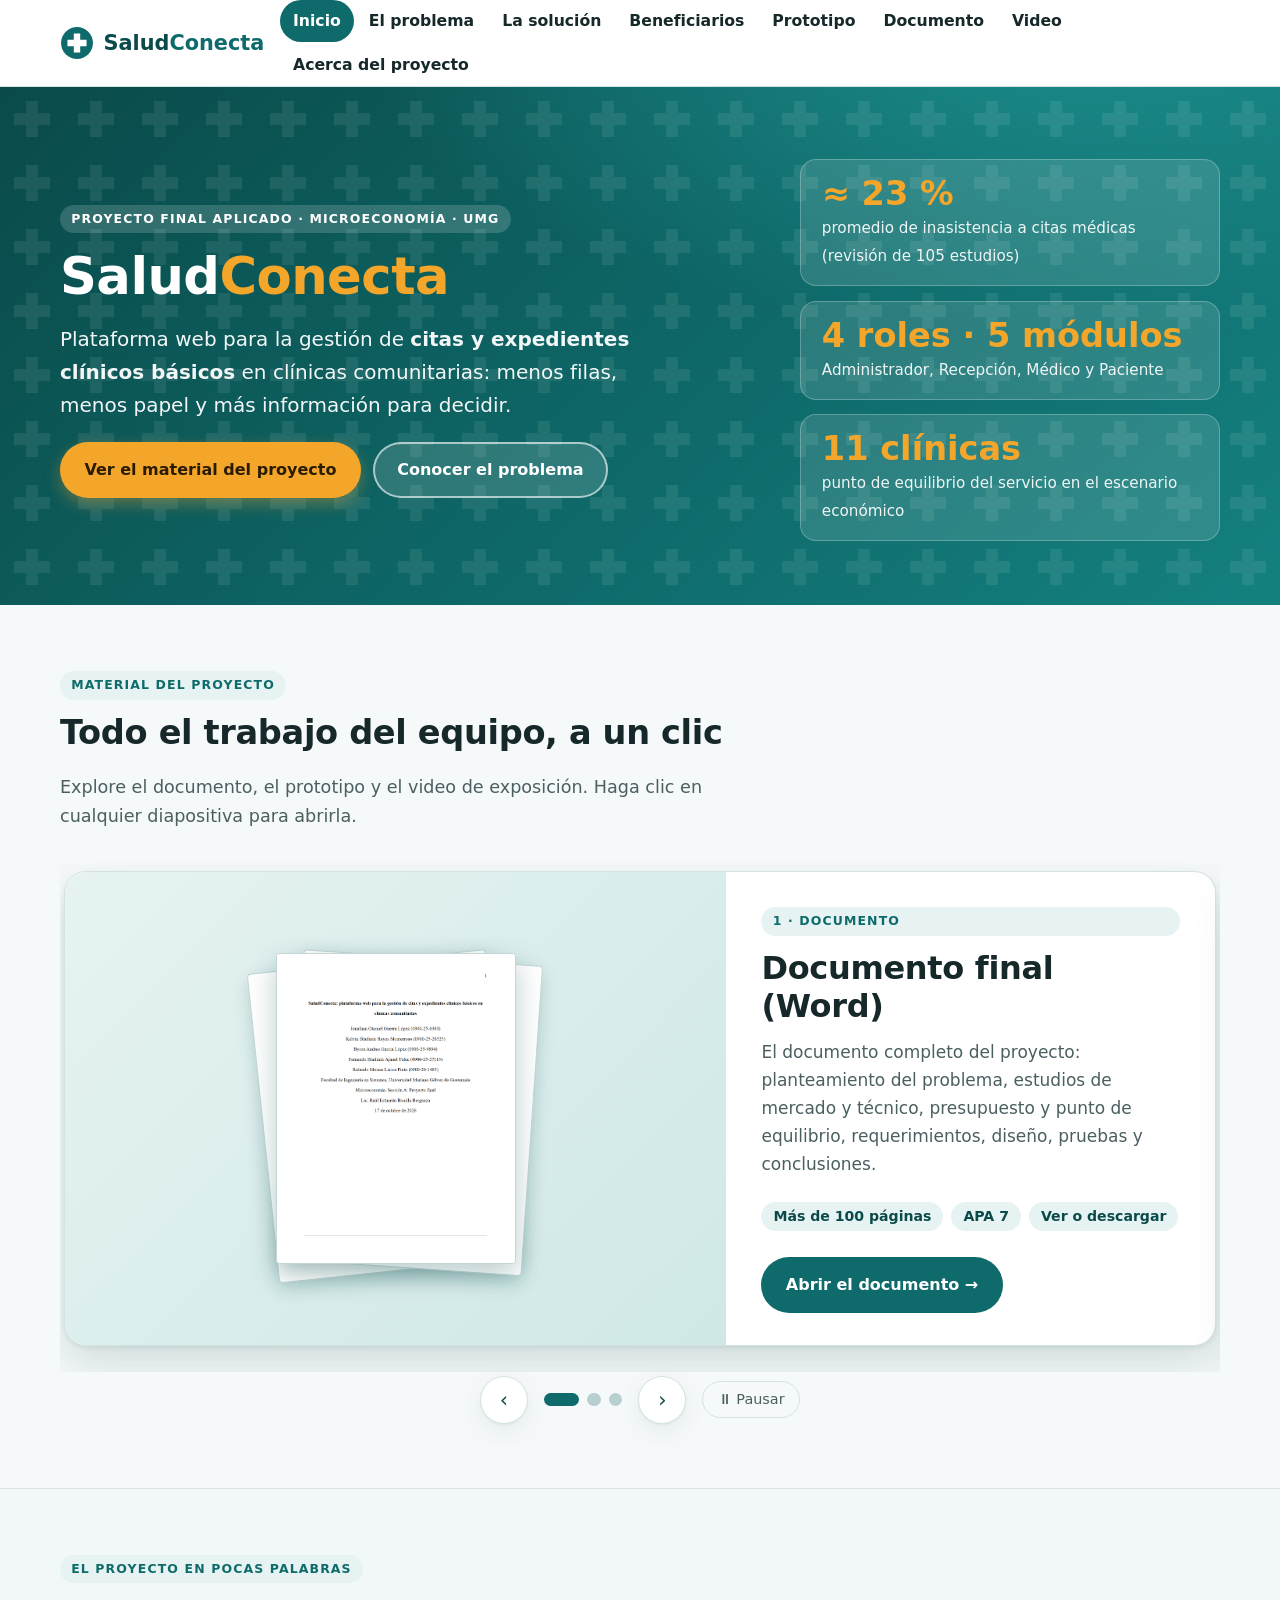
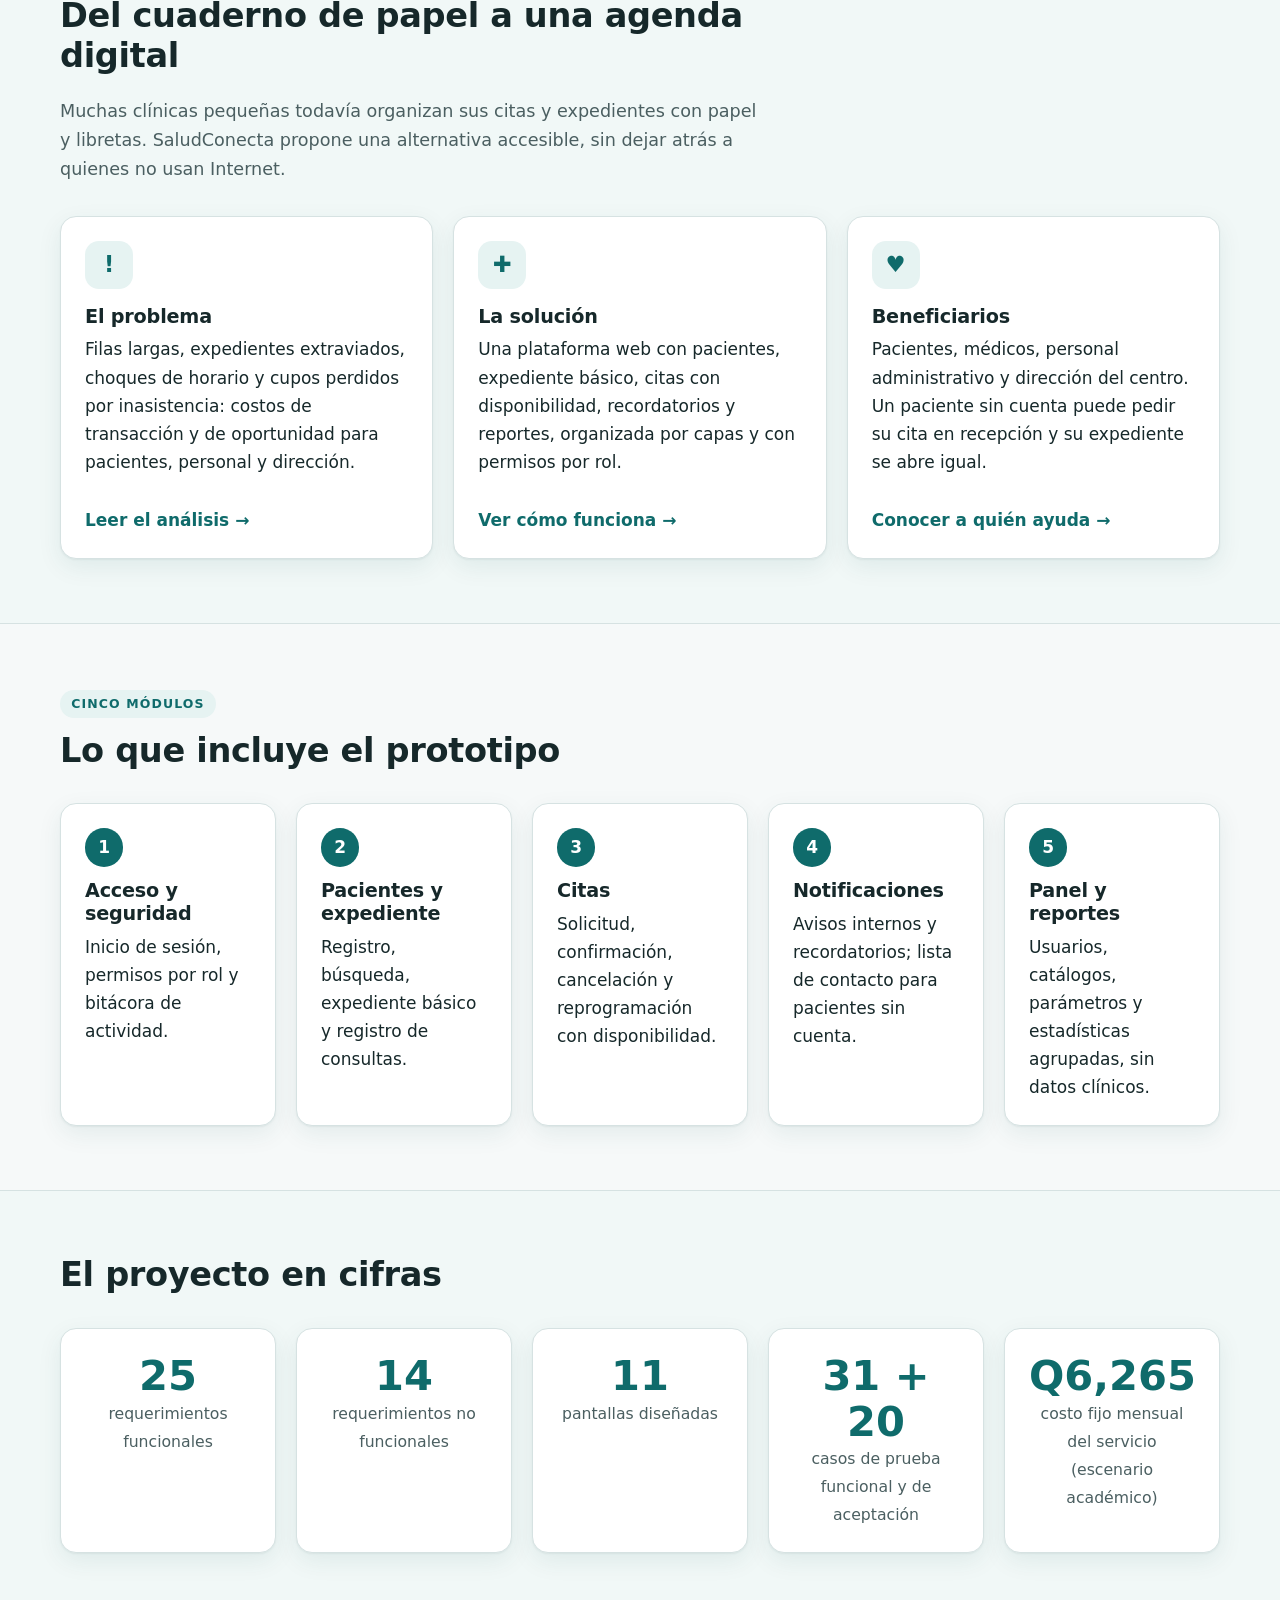
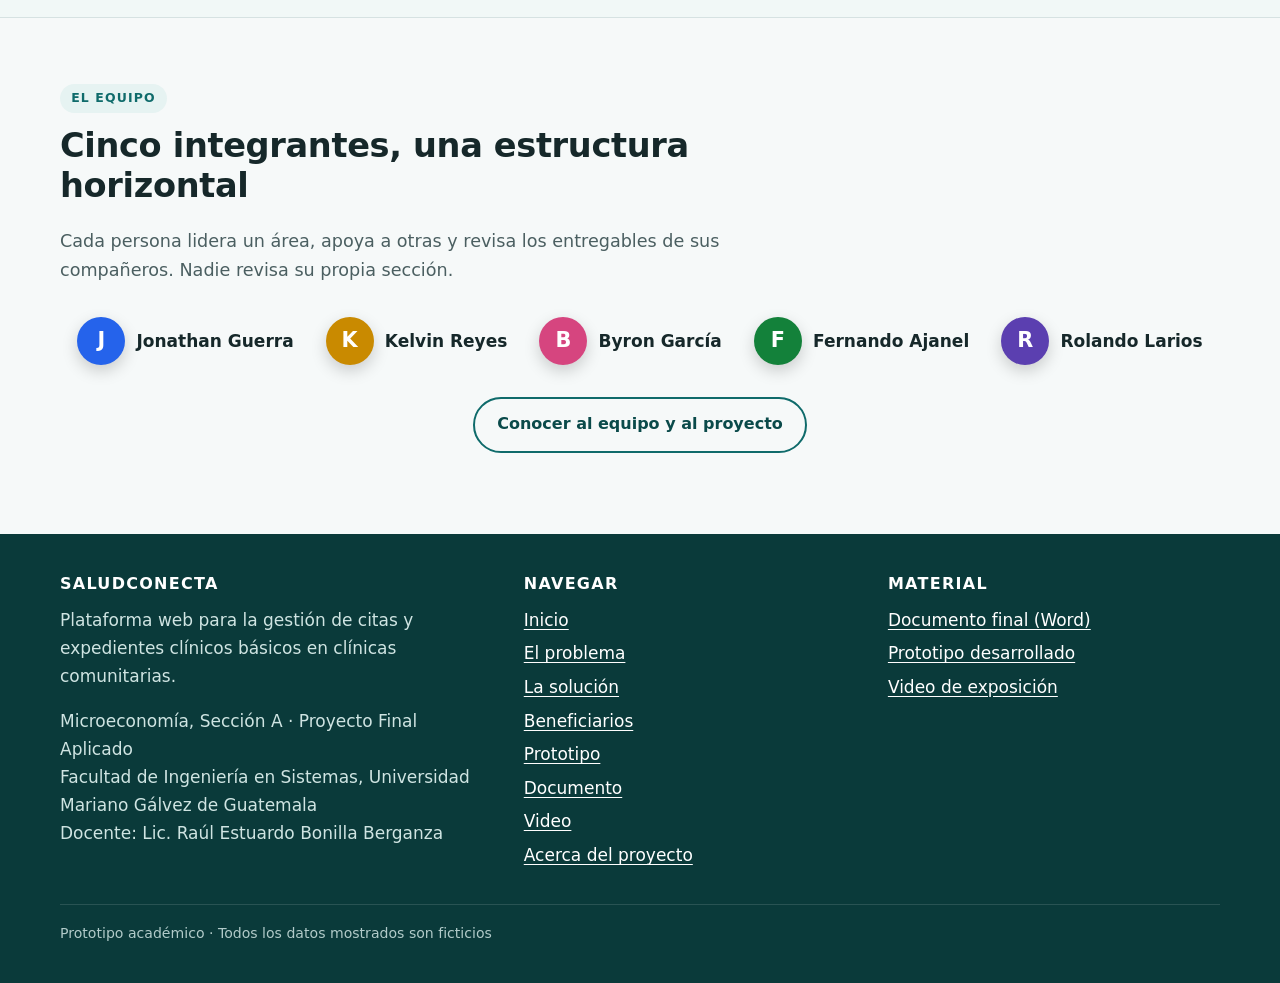
<file: index.html>
<!DOCTYPE html>
<html lang="es">
<head>
    <meta charset="utf-8">
    <meta name="viewport" content="width=device-width, initial-scale=1">
    <title>SaludConecta · Agenda y expediente para clínicas comunitarias</title>
    <meta name="description" content="Proyecto Final Aplicado de Microeconomía (UMG): plataforma web para la gestión de citas y expedientes clínicos básicos en clínicas comunitarias. Documento, prototipo y video.">
    <link rel="icon" href="media/img/favicon.svg" type="image/svg+xml">
    <link rel="stylesheet" href="css/estilos.css">
</head>
<body data-pagina="inicio">
<a class="salto" href="#contenido">Saltar al contenido</a>
<header id="cabecera" class="cabecera"></header>

<main id="contenido">
    <section class="hero">
        <div class="contenedor hero-int">
            <div>
                <span class="etiqueta">Proyecto Final Aplicado · Microeconomía · UMG</span>
                <h1>Salud<span>Conecta</span></h1>
                <p class="lead">Plataforma web para la gestión de <strong>citas y expedientes clínicos básicos</strong> en clínicas comunitarias: menos filas, menos papel y más información para decidir.</p>
                <div class="acciones">
                    <a class="boton boton-primario" href="#material">Ver el material del proyecto</a>
                    <a class="boton boton-claro" href="problema.html">Conocer el problema</a>
                </div>
            </div>
            <div class="hero-cifras" aria-label="Cifras del proyecto">
                <div class="cifra"><b>≈ 23 %</b><small>promedio de inasistencia a citas médicas (revisión de 105 estudios)</small></div>
                <div class="cifra"><b>4 roles · 5 módulos</b><small>Administrador, Recepción, Médico y Paciente</small></div>
                <div class="cifra"><b>11 clínicas</b><small>punto de equilibrio del servicio en el escenario económico</small></div>
            </div>
        </div>
    </section>

    <section class="seccion" id="material" aria-labelledby="t-material">
        <div class="contenedor">
            <div class="seccion-encabezado">
                <span class="etiqueta">Material del proyecto</span>
                <h2 id="t-material">Todo el trabajo del equipo, a un clic</h2>
                <p>Explore el documento, el prototipo y el video de exposición. Haga clic en cualquier diapositiva para abrirla.</p>
            </div>

            <div class="carrusel" data-carrusel role="region" aria-roledescription="carrusel" aria-label="Documento, proyecto y video">
                <div class="carrusel-pista" tabindex="0" aria-live="off">

                    <article class="diapositiva" role="group" aria-roledescription="diapositiva">
                        <a class="diapositiva-enlace" href="documento.html">
                            <div class="diapositiva-visual">
                                <div class="hojas"><img src="media/img/doc-portada.png" alt="Portada del Documento Final de SaludConecta, con el título, los integrantes y el docente" loading="eager"></div>
                            </div>
                            <div class="diapositiva-texto">
                                <span class="etiqueta">1 · Documento</span>
                                <h2>Documento final (Word)</h2>
                                <p>El documento completo del proyecto: planteamiento del problema, estudios de mercado y técnico, presupuesto y punto de equilibrio, requerimientos, diseño, pruebas y conclusiones.</p>
                                <div class="diapositiva-datos"><span>Más de 100 páginas</span><span>APA 7</span><span>Ver o descargar</span></div>
                                <span class="boton boton-verde">Abrir el documento →</span>
                            </div>
                        </a>
                    </article>

                    <article class="diapositiva" role="group" aria-roledescription="diapositiva">
                        <a class="diapositiva-enlace" href="prototipo.html">
                            <div class="diapositiva-visual">
                                <div class="composicion">
                                    <div class="navegador"><div class="navegador-barra"><i></i><i></i><i></i><span>saludconecta · agenda</span></div><img src="media/img/proto-agenda.png" alt="Pantalla de citas y agenda de SaludConecta con la lista de citas y sus estados"></div>
                                    <div class="navegador"><div class="navegador-barra"><i></i><i></i><i></i><span>solicitud de cita</span></div><img src="media/img/proto-solicitar.png" alt="Pantalla de solicitud de cita con los horarios disponibles"></div>
                                </div>
                            </div>
                            <div class="diapositiva-texto">
                                <span class="etiqueta">2 · Proyecto desarrollado</span>
                                <h2>El prototipo de SaludConecta</h2>
                                <p>Aplicación web funcional construida a partir del documento: registro de pacientes, citas con disponibilidad, expediente clínico, recordatorios, reportes y control de acceso por rol.</p>
                                <div class="diapositiva-datos"><span>ASP.NET Core · SQL Server</span><span>4 roles</span><span>78 pruebas automáticas</span></div>
                                <span class="boton boton-verde">Ver el prototipo →</span>
                            </div>
                        </a>
                    </article>

                    <article class="diapositiva" role="group" aria-roledescription="diapositiva">
                        <a class="diapositiva-enlace" href="video.html">
                            <div class="diapositiva-visual">
                                <div class="video-poster">
                                    <span class="insignia-ejemplo">Video de ejemplo</span>
                                    <img src="media/img/video-poster.jpg" alt="Imagen de portada del video de exposición de SaludConecta">
                                    <div class="play" aria-hidden="true"><span><svg width="28" height="28" viewBox="0 0 24 24"><path d="M6 4l14 8-14 8z" fill="#2a1c00"/></svg></span></div>
                                </div>
                            </div>
                            <div class="diapositiva-texto">
                                <span class="etiqueta">3 · Video</span>
                                <h2>Video de exposición</h2>
                                <p>Presentación del equipo en un máximo de 10 minutos: problema, solución, mercado y costos, estudio técnico, demostración del prototipo y conclusiones. Por ahora se muestra un video de ejemplo.</p>
                                <div class="diapositiva-datos"><span>Hasta 10 min</span><span>5 integrantes</span><span>Con demostración</span></div>
                                <span class="boton boton-verde">Ver el video →</span>
                            </div>
                        </a>
                    </article>
                </div>

                <div class="carrusel-controles">
                    <button class="carrusel-flecha" type="button" data-prev aria-label="Diapositiva anterior">‹</button>
                    <div class="carrusel-puntos" role="group" aria-label="Elegir diapositiva"></div>
                    <button class="carrusel-flecha" type="button" data-next aria-label="Diapositiva siguiente">›</button>
                    <button class="carrusel-pausa" type="button" data-pausa aria-pressed="false">⏸ Pausar</button>
                </div>
            </div>
        </div>
    </section>

    <section class="seccion seccion-alt" aria-labelledby="t-resumen">
        <div class="contenedor">
            <div class="seccion-encabezado aparece">
                <span class="etiqueta">El proyecto en pocas palabras</span>
                <h2 id="t-resumen">Del cuaderno de papel a una agenda digital</h2>
                <p>Muchas clínicas pequeñas todavía organizan sus citas y expedientes con papel y libretas. SaludConecta propone una alternativa accesible, sin dejar atrás a quienes no usan Internet.</p>
            </div>
            <div class="rejilla r3">
                <a class="tarjeta aparece" href="problema.html">
                    <div class="icono" aria-hidden="true">!</div>
                    <h3>El problema</h3>
                    <p>Filas largas, expedientes extraviados, choques de horario y cupos perdidos por inasistencia: costos de transacción y de oportunidad para pacientes, personal y dirección.</p>
                    <span class="enlace">Leer el análisis →</span>
                </a>
                <a class="tarjeta aparece" href="solucion.html">
                    <div class="icono" aria-hidden="true">✚</div>
                    <h3>La solución</h3>
                    <p>Una plataforma web con pacientes, expediente básico, citas con disponibilidad, recordatorios y reportes, organizada por capas y con permisos por rol.</p>
                    <span class="enlace">Ver cómo funciona →</span>
                </a>
                <a class="tarjeta aparece" href="beneficiarios.html">
                    <div class="icono" aria-hidden="true">♥</div>
                    <h3>Beneficiarios</h3>
                    <p>Pacientes, médicos, personal administrativo y dirección del centro. Un paciente sin cuenta puede pedir su cita en recepción y su expediente se abre igual.</p>
                    <span class="enlace">Conocer a quién ayuda →</span>
                </a>
            </div>
        </div>
    </section>

    <section class="seccion" aria-labelledby="t-modulos">
        <div class="contenedor">
            <div class="seccion-encabezado aparece">
                <span class="etiqueta">Cinco módulos</span>
                <h2 id="t-modulos">Lo que incluye el prototipo</h2>
            </div>
            <div class="rejilla r5">
                <div class="tarjeta aparece"><div class="numero-modulo">1</div><h3>Acceso y seguridad</h3><p>Inicio de sesión, permisos por rol y bitácora de actividad.</p></div>
                <div class="tarjeta aparece"><div class="numero-modulo">2</div><h3>Pacientes y expediente</h3><p>Registro, búsqueda, expediente básico y registro de consultas.</p></div>
                <div class="tarjeta aparece"><div class="numero-modulo">3</div><h3>Citas</h3><p>Solicitud, confirmación, cancelación y reprogramación con disponibilidad.</p></div>
                <div class="tarjeta aparece"><div class="numero-modulo">4</div><h3>Notificaciones</h3><p>Avisos internos y recordatorios; lista de contacto para pacientes sin cuenta.</p></div>
                <div class="tarjeta aparece"><div class="numero-modulo">5</div><h3>Panel y reportes</h3><p>Usuarios, catálogos, parámetros y estadísticas agrupadas, sin datos clínicos.</p></div>
            </div>
        </div>
    </section>

    <section class="seccion seccion-alt" aria-labelledby="t-cifras">
        <div class="contenedor">
            <div class="seccion-encabezado aparece"><h2 id="t-cifras">El proyecto en cifras</h2></div>
            <div class="rejilla r5">
                <div class="tarjeta dato-grande aparece"><b>25</b><span>requerimientos funcionales</span></div>
                <div class="tarjeta dato-grande aparece"><b>14</b><span>requerimientos no funcionales</span></div>
                <div class="tarjeta dato-grande aparece"><b>11</b><span>pantallas diseñadas</span></div>
                <div class="tarjeta dato-grande aparece"><b>31 + 20</b><span>casos de prueba funcional y de aceptación</span></div>
                <div class="tarjeta dato-grande aparece"><b>Q6,265</b><span>costo fijo mensual del servicio (escenario académico)</span></div>
            </div>
        </div>
    </section>

    <section class="seccion" aria-labelledby="t-equipo">
        <div class="contenedor">
            <div class="seccion-encabezado aparece">
                <span class="etiqueta">El equipo</span>
                <h2 id="t-equipo">Cinco integrantes, una estructura horizontal</h2>
                <p>Cada persona lidera un área, apoya a otras y revisa los entregables de sus compañeros. Nadie revisa su propia sección.</p>
            </div>
            <div class="equipo-mini" data-equipo-mini></div>
            <p style="text-align:center;margin-top:2rem"><a class="boton boton-contorno" href="acerca.html">Conocer al equipo y al proyecto</a></p>
        </div>
    </section>
</main>

<footer id="pie" class="pie"></footer>
<script src="datos/config.js"></script>
<script src="datos/equipo.js"></script>
<script src="js/sitio.js"></script>
</body>
</html>
</file>
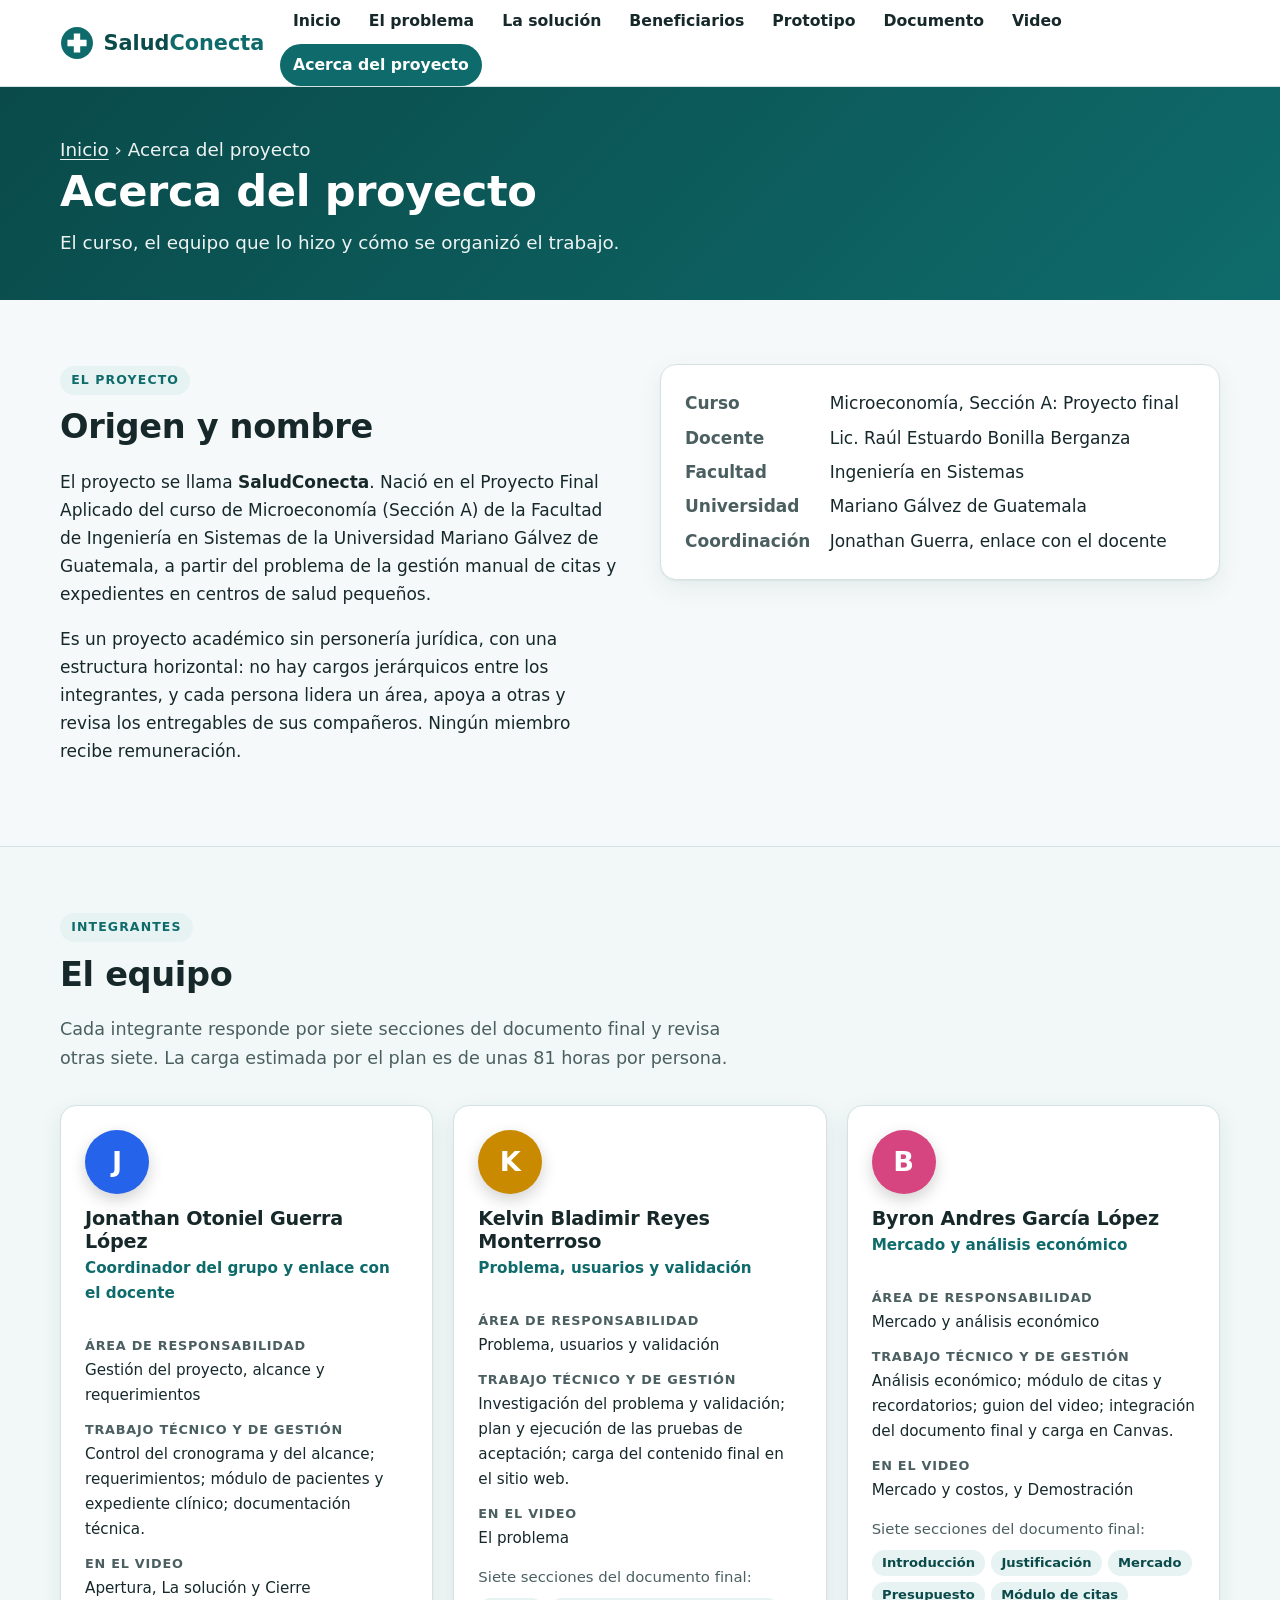
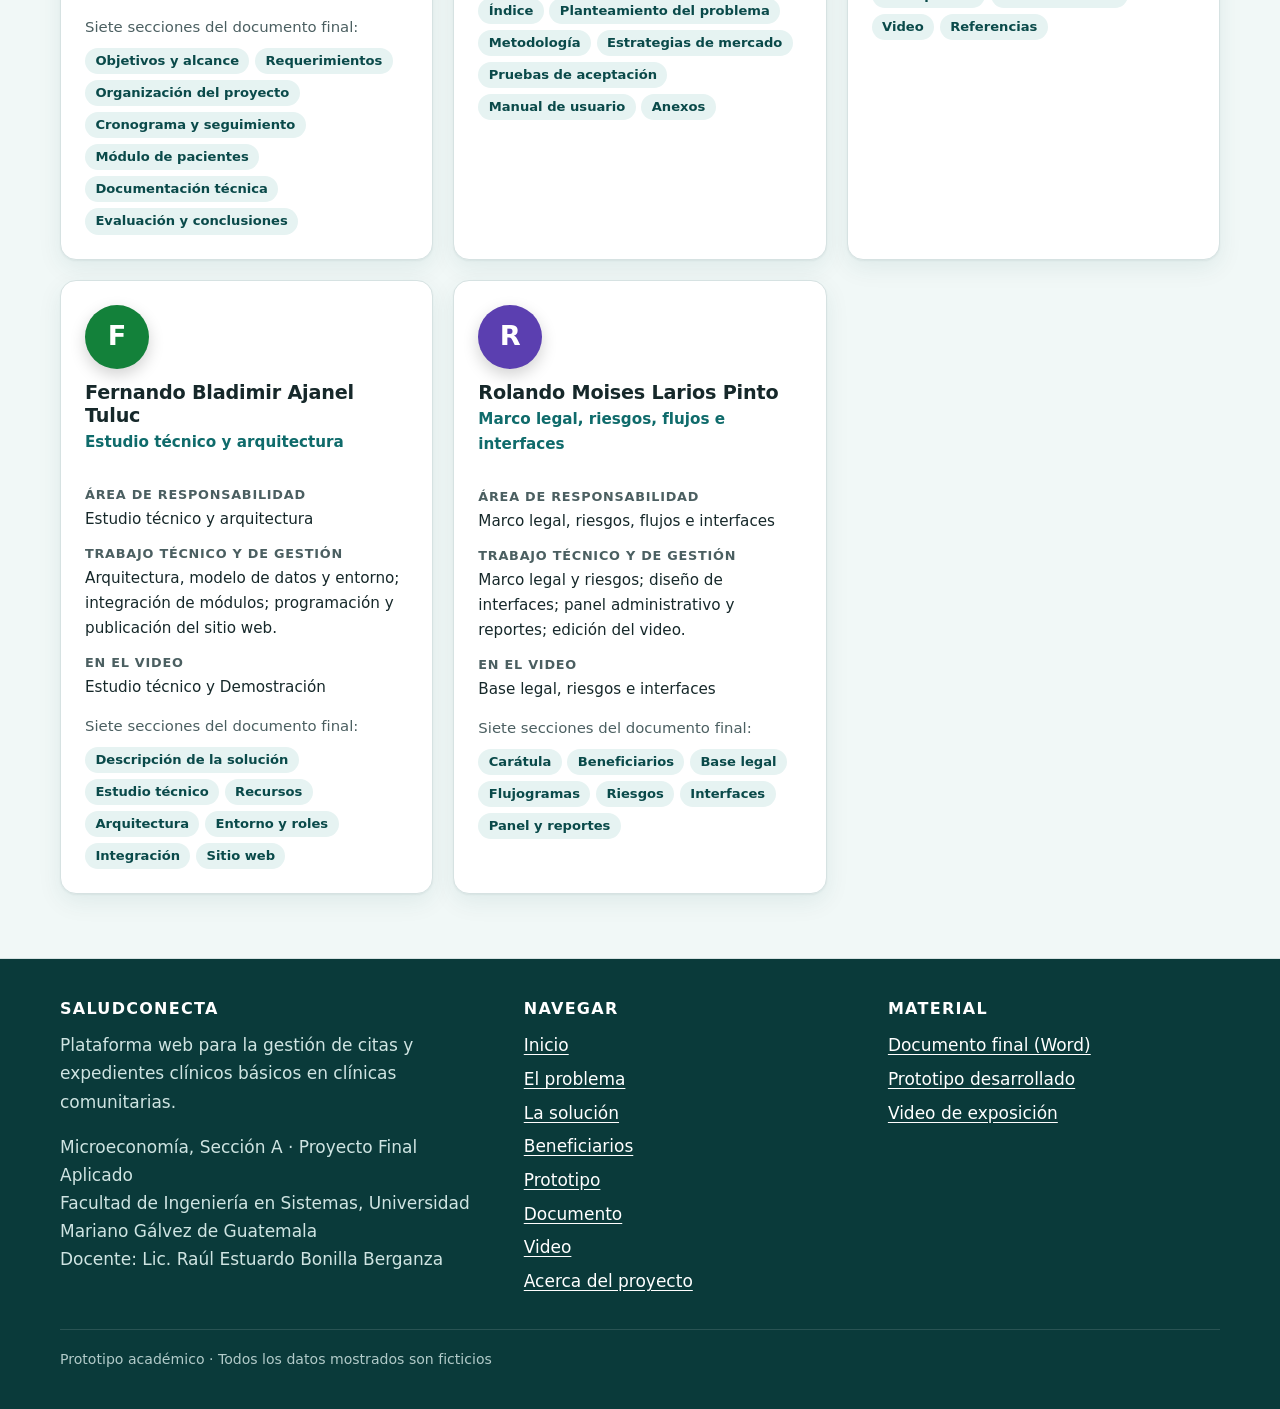
<file: acerca.html>
<!DOCTYPE html>
<html lang="es">
<head>
    <meta charset="utf-8">
    <meta name="viewport" content="width=device-width, initial-scale=1">
    <title>Acerca del proyecto · SaludConecta</title>
    <meta name="description" content="Datos del curso, integrantes del equipo, objetivos, metodología y cronograma del proyecto SaludConecta.">
    <link rel="icon" href="media/img/favicon.svg" type="image/svg+xml">
    <link rel="stylesheet" href="css/estilos.css">
</head>
<body data-pagina="acerca">
<a class="salto" href="#contenido">Saltar al contenido</a>
<header id="cabecera" class="cabecera"></header>
<main id="contenido">
    <section class="titulo-pagina">
        <div class="contenedor">
            <p class="migas"><a href="index.html">Inicio</a> › Acerca del proyecto</p>
            <h1>Acerca del proyecto</h1>
            <p>El curso, el equipo que lo hizo y cómo se organizó el trabajo.</p>
        </div>
    </section>

    <section class="seccion">
        <div class="contenedor dividida" style="align-items:start">
            <div class="aparece">
                <span class="etiqueta">El proyecto</span>
                <h2>Origen y nombre</h2>
                <p>El proyecto se llama <strong>SaludConecta</strong>. Nació en el Proyecto Final Aplicado del curso de Microeconomía (Sección A) de la Facultad de Ingeniería en Sistemas de la Universidad Mariano Gálvez de Guatemala, a partir del problema de la gestión manual de citas y expedientes en centros de salud pequeños.</p>
                <p>Es un proyecto académico sin personería jurídica, con una estructura horizontal: no hay cargos jerárquicos entre los integrantes, y cada persona lidera un área, apoya a otras y revisa los entregables de sus compañeros. Ningún miembro recibe remuneración.</p>
            </div>
            <div class="tarjeta ficha aparece">
                <dl>
                    <dt>Curso</dt><dd>Microeconomía, Sección A: Proyecto final</dd>
                    <dt>Docente</dt><dd>Lic. Raúl Estuardo Bonilla Berganza</dd>
                    <dt>Facultad</dt><dd>Ingeniería en Sistemas</dd>
                    <dt>Universidad</dt><dd>Mariano Gálvez de Guatemala</dd>
                    <dt>Coordinación</dt><dd>Jonathan Guerra, enlace con el docente</dd>
                </dl>
            </div>
        </div>
    </section>

    <section class="seccion seccion-alt" id="equipo">
        <div class="contenedor">
            <div class="seccion-encabezado aparece">
                <span class="etiqueta">Integrantes</span>
                <h2>El equipo</h2>
                <p>Cada integrante responde por siete secciones del documento final y revisa otras siete. La carga estimada por el plan es de unas 81 horas por persona.</p>
            </div>
            <div class="rejilla r3" data-equipo></div>
        </div>
    </section>
</main>
<footer id="pie" class="pie"></footer>
<script src="datos/config.js"></script>
<script src="datos/equipo.js"></script>
<script src="js/sitio.js"></script>
</body>
</html>
</file>
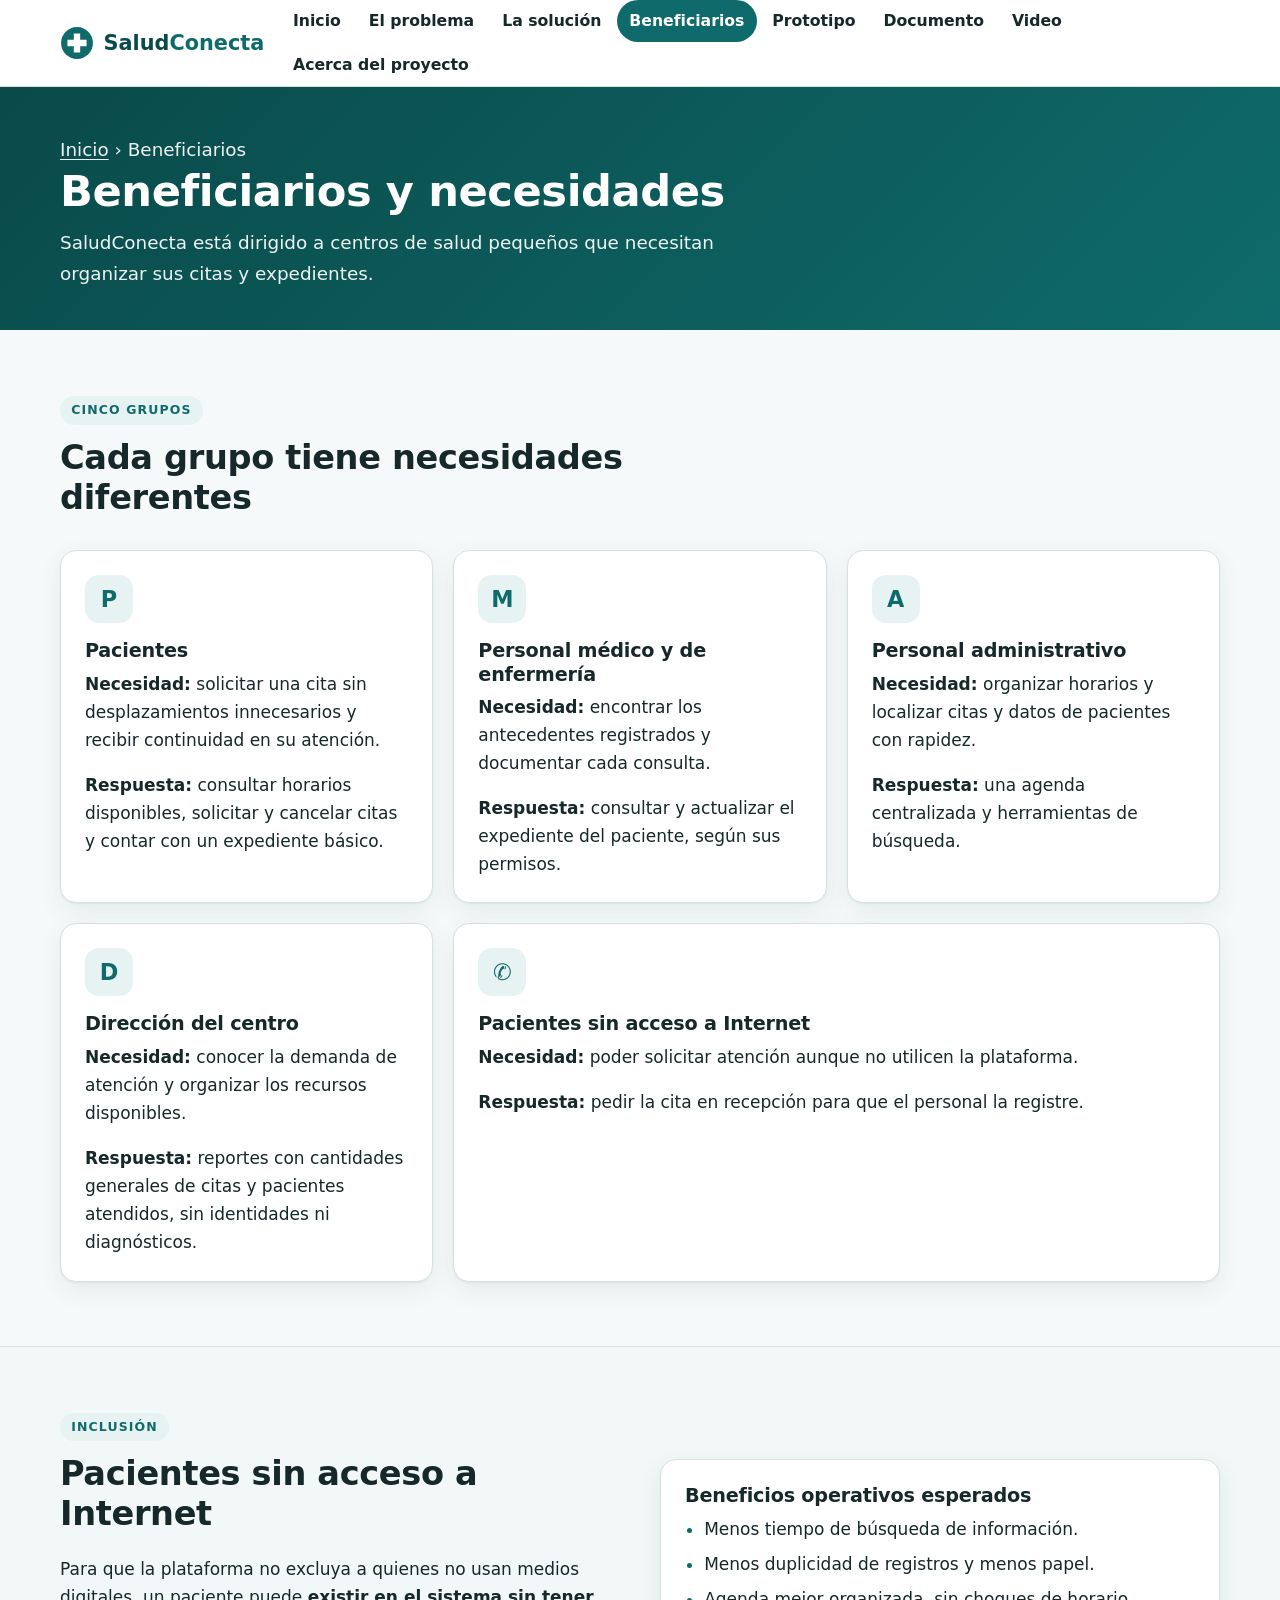
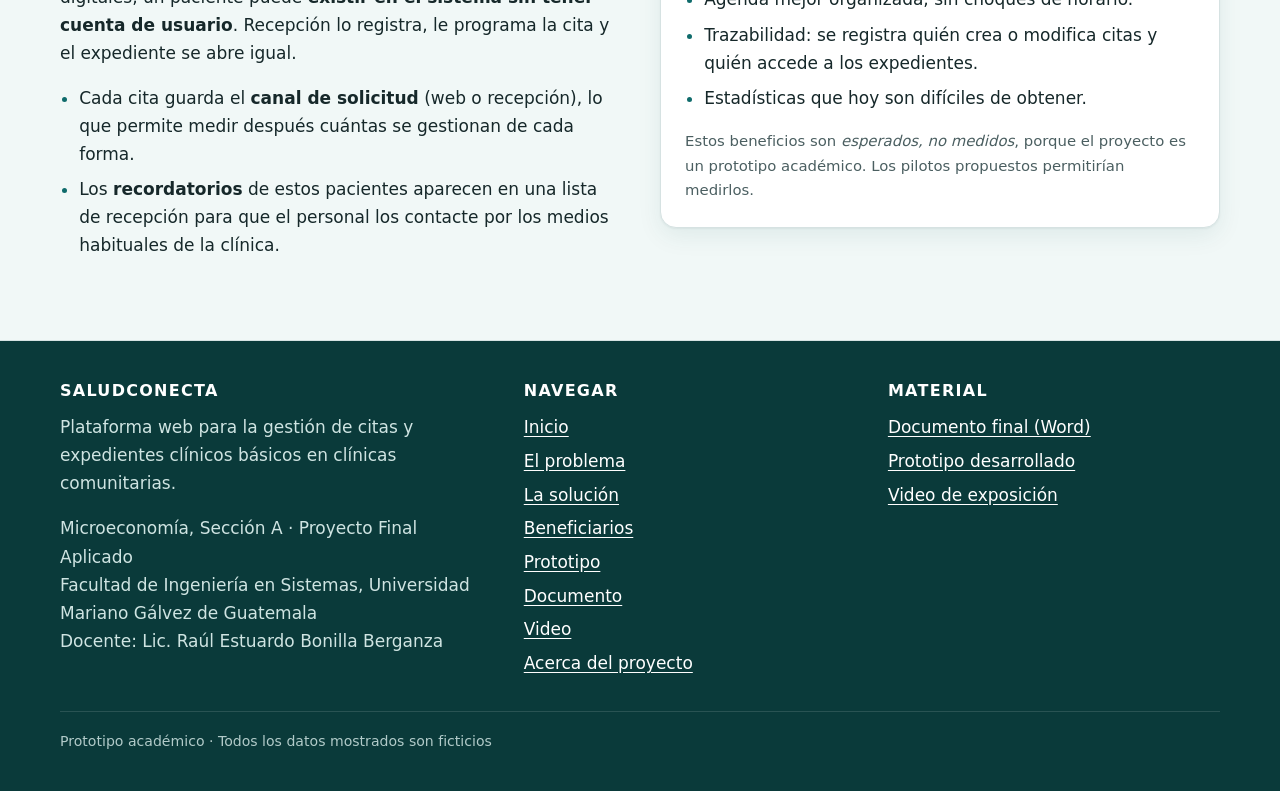
<file: beneficiarios.html>
<!DOCTYPE html>
<html lang="es">
<head>
    <meta charset="utf-8">
    <meta name="viewport" content="width=device-width, initial-scale=1">
    <title>Beneficiarios · SaludConecta</title>
    <meta name="description" content="Quiénes se benefician de SaludConecta y cómo, incluidos los pacientes sin acceso a Internet.">
    <link rel="icon" href="media/img/favicon.svg" type="image/svg+xml">
    <link rel="stylesheet" href="css/estilos.css">
</head>
<body data-pagina="beneficiarios">
<a class="salto" href="#contenido">Saltar al contenido</a>
<header id="cabecera" class="cabecera"></header>
<main id="contenido">
    <section class="titulo-pagina">
        <div class="contenedor">
            <p class="migas"><a href="index.html">Inicio</a> › Beneficiarios</p>
            <h1>Beneficiarios y necesidades</h1>
            <p>SaludConecta está dirigido a centros de salud pequeños que necesitan organizar sus citas y expedientes.</p>
        </div>
    </section>

    <section class="seccion">
        <div class="contenedor">
            <div class="seccion-encabezado aparece">
                <span class="etiqueta">Cinco grupos</span>
                <h2>Cada grupo tiene necesidades diferentes</h2>
            </div>
            <div class="rejilla r3">
                <article class="tarjeta aparece">
                    <div class="icono" aria-hidden="true">P</div><h3>Pacientes</h3>
                    <p><strong>Necesidad:</strong> solicitar una cita sin desplazamientos innecesarios y recibir continuidad en su atención.</p>
                    <p><strong>Respuesta:</strong> consultar horarios disponibles, solicitar y cancelar citas y contar con un expediente básico.</p>
                </article>
                <article class="tarjeta aparece">
                    <div class="icono" aria-hidden="true">M</div><h3>Personal médico y de enfermería</h3>
                    <p><strong>Necesidad:</strong> encontrar los antecedentes registrados y documentar cada consulta.</p>
                    <p><strong>Respuesta:</strong> consultar y actualizar el expediente del paciente, según sus permisos.</p>
                </article>
                <article class="tarjeta aparece">
                    <div class="icono" aria-hidden="true">A</div><h3>Personal administrativo</h3>
                    <p><strong>Necesidad:</strong> organizar horarios y localizar citas y datos de pacientes con rapidez.</p>
                    <p><strong>Respuesta:</strong> una agenda centralizada y herramientas de búsqueda.</p>
                </article>
                <article class="tarjeta aparece">
                    <div class="icono" aria-hidden="true">D</div><h3>Dirección del centro</h3>
                    <p><strong>Necesidad:</strong> conocer la demanda de atención y organizar los recursos disponibles.</p>
                    <p><strong>Respuesta:</strong> reportes con cantidades generales de citas y pacientes atendidos, sin identidades ni diagnósticos.</p>
                </article>
                <article class="tarjeta aparece ancho-2">
                    <div class="icono" aria-hidden="true">✆</div><h3>Pacientes sin acceso a Internet</h3>
                    <p><strong>Necesidad:</strong> poder solicitar atención aunque no utilicen la plataforma.</p>
                    <p><strong>Respuesta:</strong> pedir la cita en recepción para que el personal la registre.</p>
                </article>
            </div>
        </div>
    </section>

    <section class="seccion seccion-alt">
        <div class="contenedor dividida">
            <div class="aparece">
                <span class="etiqueta">Inclusión</span>
                <h2>Pacientes sin acceso a Internet</h2>
                <p>Para que la plataforma no excluya a quienes no usan medios digitales, un paciente puede <strong>existir en el sistema sin tener cuenta de usuario</strong>. Recepción lo registra, le programa la cita y el expediente se abre igual.</p>
                <ul class="lista-marca">
                    <li>Cada cita guarda el <strong>canal de solicitud</strong> (web o recepción), lo que permite medir después cuántas se gestionan de cada forma.</li>
                    <li>Los <strong>recordatorios</strong> de estos pacientes aparecen en una lista de recepción para que el personal los contacte por los medios habituales de la clínica.</li>
                </ul>
            </div>
            <div class="tarjeta aparece">
                <h3>Beneficios operativos esperados</h3>
                <ul class="lista-marca">
                    <li>Menos tiempo de búsqueda de información.</li>
                    <li>Menos duplicidad de registros y menos papel.</li>
                    <li>Agenda mejor organizada, sin choques de horario.</li>
                    <li>Trazabilidad: se registra quién crea o modifica citas y quién accede a los expedientes.</li>
                    <li>Estadísticas que hoy son difíciles de obtener.</li>
                </ul>
                <p class="nota">Estos beneficios son <em>esperados, no medidos</em>, porque el proyecto es un prototipo académico. Los pilotos propuestos permitirían medirlos.</p>
            </div>
        </div>
    </section>
</main>
<footer id="pie" class="pie"></footer>
<script src="datos/config.js"></script>
<script src="js/sitio.js"></script>
</body>
</html>
</file>
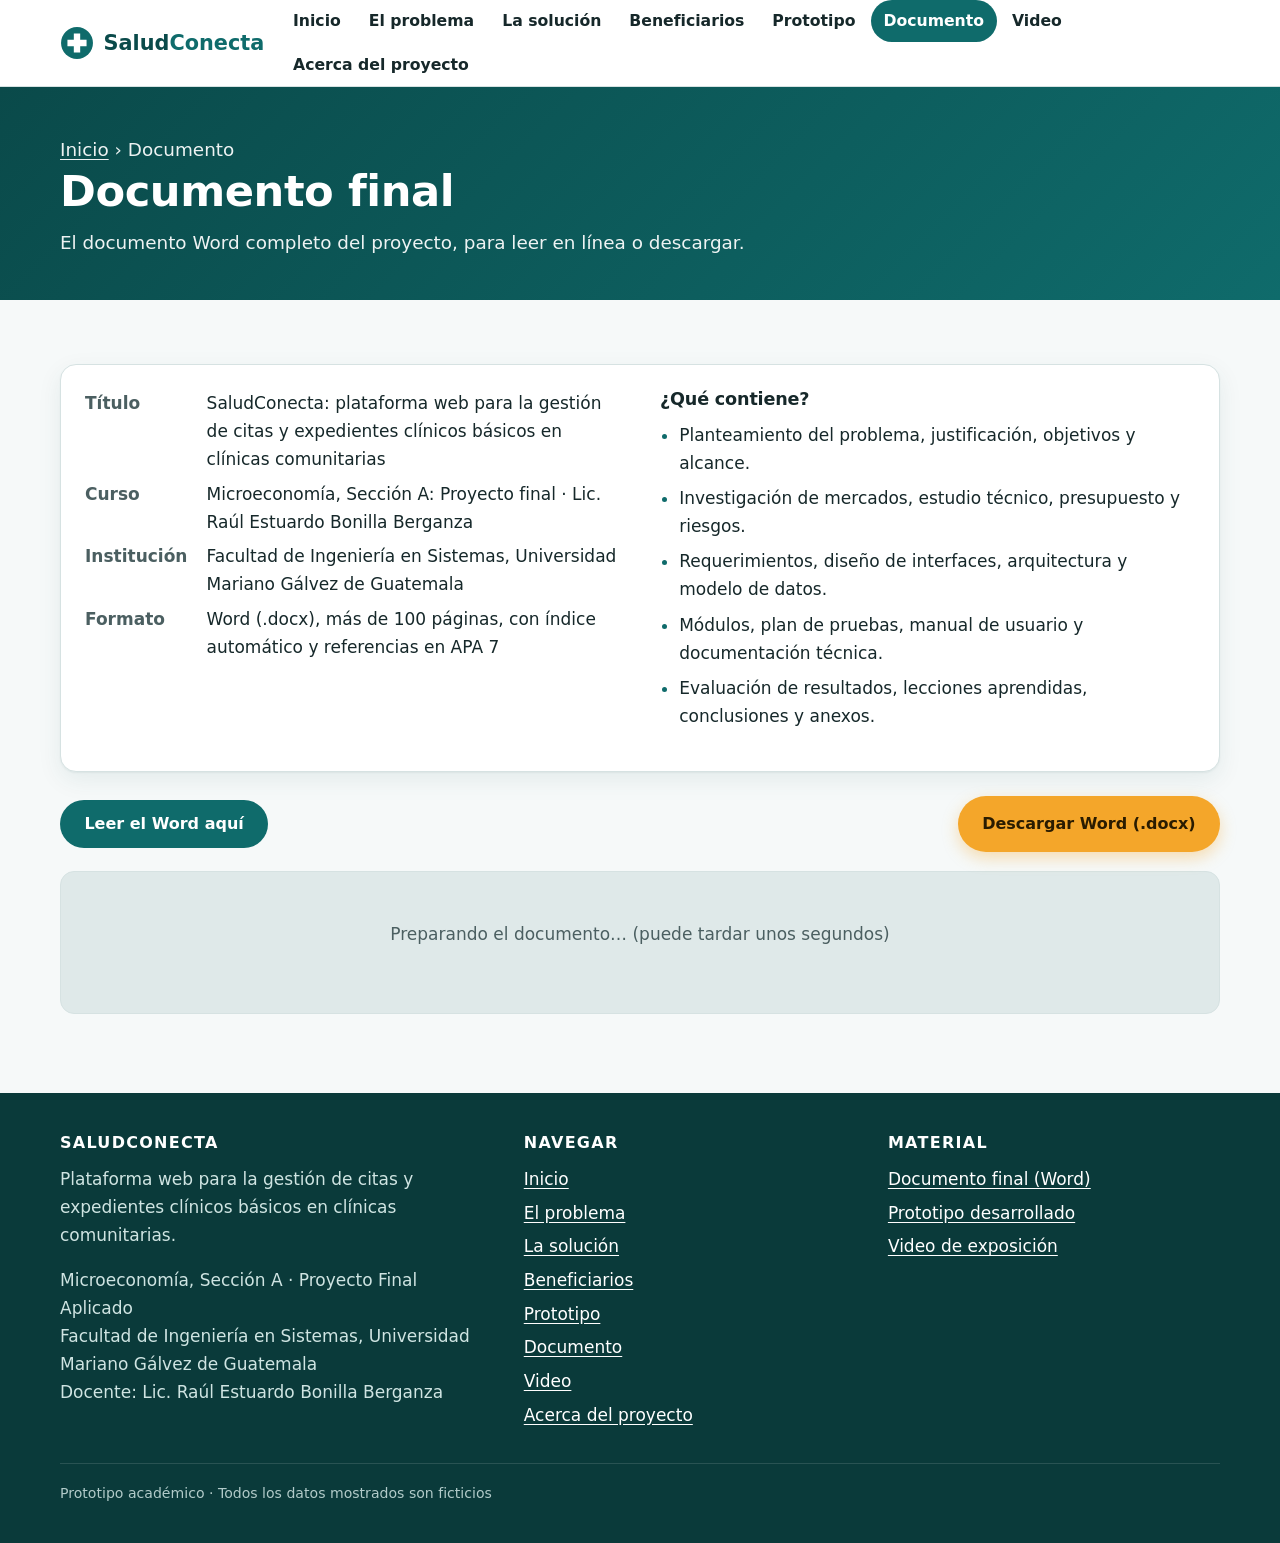
<file: documento.html>
<!DOCTYPE html>
<html lang="es">
<head>
    <meta charset="utf-8">
    <meta name="viewport" content="width=device-width, initial-scale=1">
    <title>Documento final · SaludConecta</title>
    <meta name="description" content="Documento final del proyecto SaludConecta (Word): para ver en línea o descargar.">
    <link rel="icon" href="media/img/favicon.svg" type="image/svg+xml">
    <link rel="stylesheet" href="css/estilos.css">
    <style>
        body.modo-impresion .cabecera, body.modo-impresion .titulo-pagina, body.modo-impresion .pie, body.modo-impresion .ficha-seccion,
        body.modo-impresion .documento-barra, body.modo-impresion .salto { display: none !important; }
        body.modo-impresion, body.modo-impresion .seccion { background: #fff; padding: 0; }
        body.modo-impresion .contenedor { width: auto; margin: 0; }
        body.modo-impresion .visor-doc { border: 0; border-radius: 0; background: #fff; }
        body.modo-impresion .docx-contenedor { max-height: none; overflow: visible; padding: 0; background: #fff; }
        body.modo-impresion .docx-contenedor .docx-wrapper { padding: 0 !important; background: #fff !important; }
        body.modo-impresion .docx-contenedor .docx-wrapper > section.docx { box-shadow: none !important; margin: 0 !important; break-after: page; }
        @page { size: Letter; margin: 0; }
    </style>
</head>
<body data-pagina="documento">
<a class="salto" href="#contenido">Saltar al contenido</a>
<header id="cabecera" class="cabecera"></header>
<main id="contenido">
    <section class="titulo-pagina">
        <div class="contenedor">
            <p class="migas"><a href="index.html">Inicio</a> › Documento</p>
            <h1>Documento final</h1>
            <p>El documento Word completo del proyecto, para leer en línea o descargar.</p>
        </div>
    </section>

    <section class="seccion">
        <div class="contenedor">
            <div class="tarjeta ficha ficha-seccion aparece" style="margin-bottom:1.5rem">
                <div class="dividida" style="align-items:start">
                    <dl>
                        <dt>Título</dt><dd>SaludConecta: plataforma web para la gestión de citas y expedientes clínicos básicos en clínicas comunitarias</dd>
                        <dt>Curso</dt><dd>Microeconomía, Sección A: Proyecto final · Lic. Raúl Estuardo Bonilla Berganza</dd>
                        <dt>Institución</dt><dd>Facultad de Ingeniería en Sistemas, Universidad Mariano Gálvez de Guatemala</dd>
                        <dt>Formato</dt><dd>Word (.docx), más de 100 páginas, con índice automático y referencias en APA 7</dd>
                    </dl>
                    <div>
                        <h2 class="h3" style="font-size:1.1rem">¿Qué contiene?</h2>
                        <ul class="lista-marca">
                            <li>Planteamiento del problema, justificación, objetivos y alcance.</li>
                            <li>Investigación de mercados, estudio técnico, presupuesto y riesgos.</li>
                            <li>Requerimientos, diseño de interfaces, arquitectura y modelo de datos.</li>
                            <li>Módulos, plan de pruebas, manual de usuario y documentación técnica.</li>
                            <li>Evaluación de resultados, lecciones aprendidas, conclusiones y anexos.</li>
                        </ul>
                    </div>
                </div>
            </div>

            <div class="documento-barra">
                <div class="acciones" role="tablist" aria-label="Forma de ver el documento">
                    <button class="boton boton-verde" type="button" id="verPdf" role="tab" aria-selected="true">Ver en PDF</button>
                    <button class="boton boton-contorno" type="button" id="verWord" role="tab" aria-selected="false">Leer el Word aquí</button>
                </div>
                <div class="acciones">
                    <a class="boton boton-primario" id="descargarWord" href="media/documento/Documento-Final-SaludConecta.docx" download>Descargar Word (.docx)</a>
                    <a class="boton boton-contorno" id="abrirPdf" href="media/documento/Documento-Final-SaludConecta.pdf" target="_blank" rel="noopener">Abrir PDF en otra pestaña</a>
                </div>
            </div>

            <div class="visor-doc" id="visor" aria-live="polite">
                <p class="cargando">Cargando el documento…</p>
            </div>
            <p class="nota" id="notaVisor" style="margin-top:.8rem"></p>
        </div>
    </section>
</main>
<footer id="pie" class="pie"></footer>
<script src="datos/config.js"></script>
<script src="js/sitio.js"></script>
<script src="lib/jszip.min.js"></script>
<script src="lib/docx-preview.min.js"></script>
<script src="js/documento.js"></script>
</body>
</html>
</file>
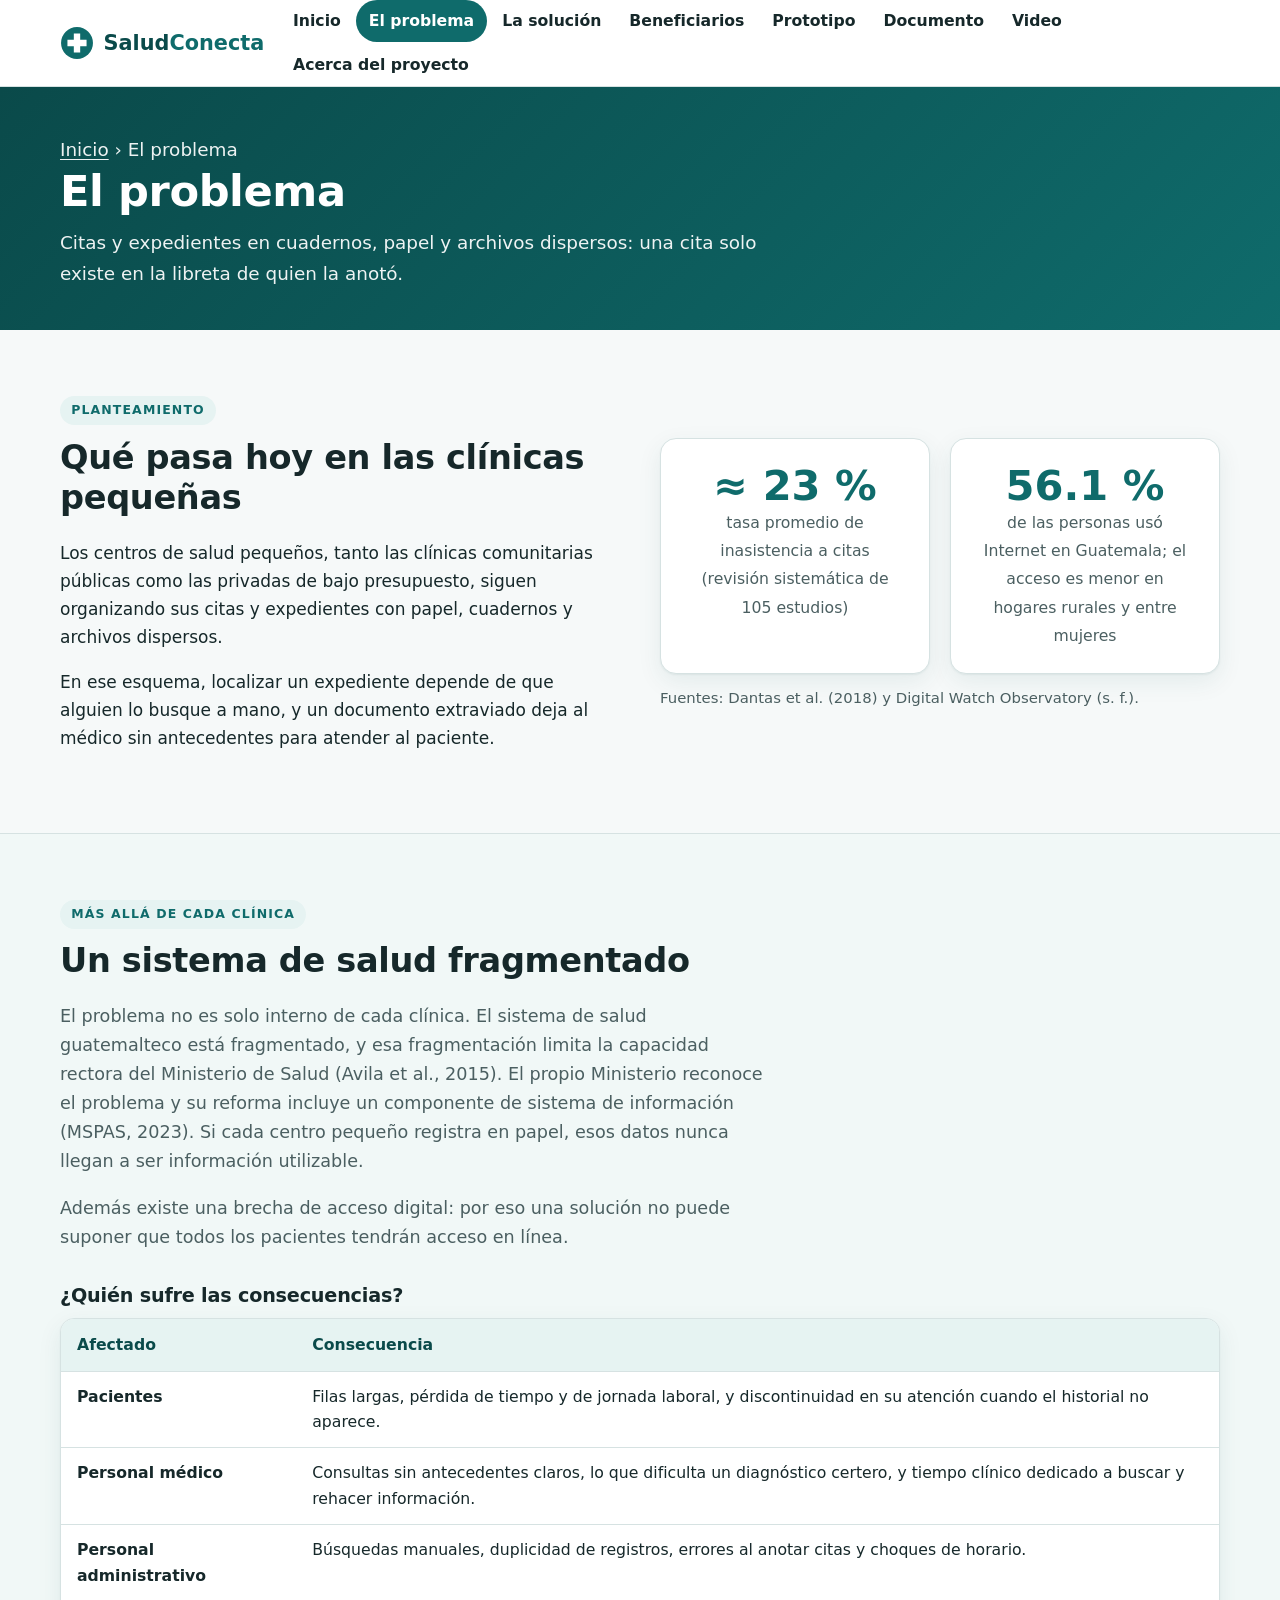
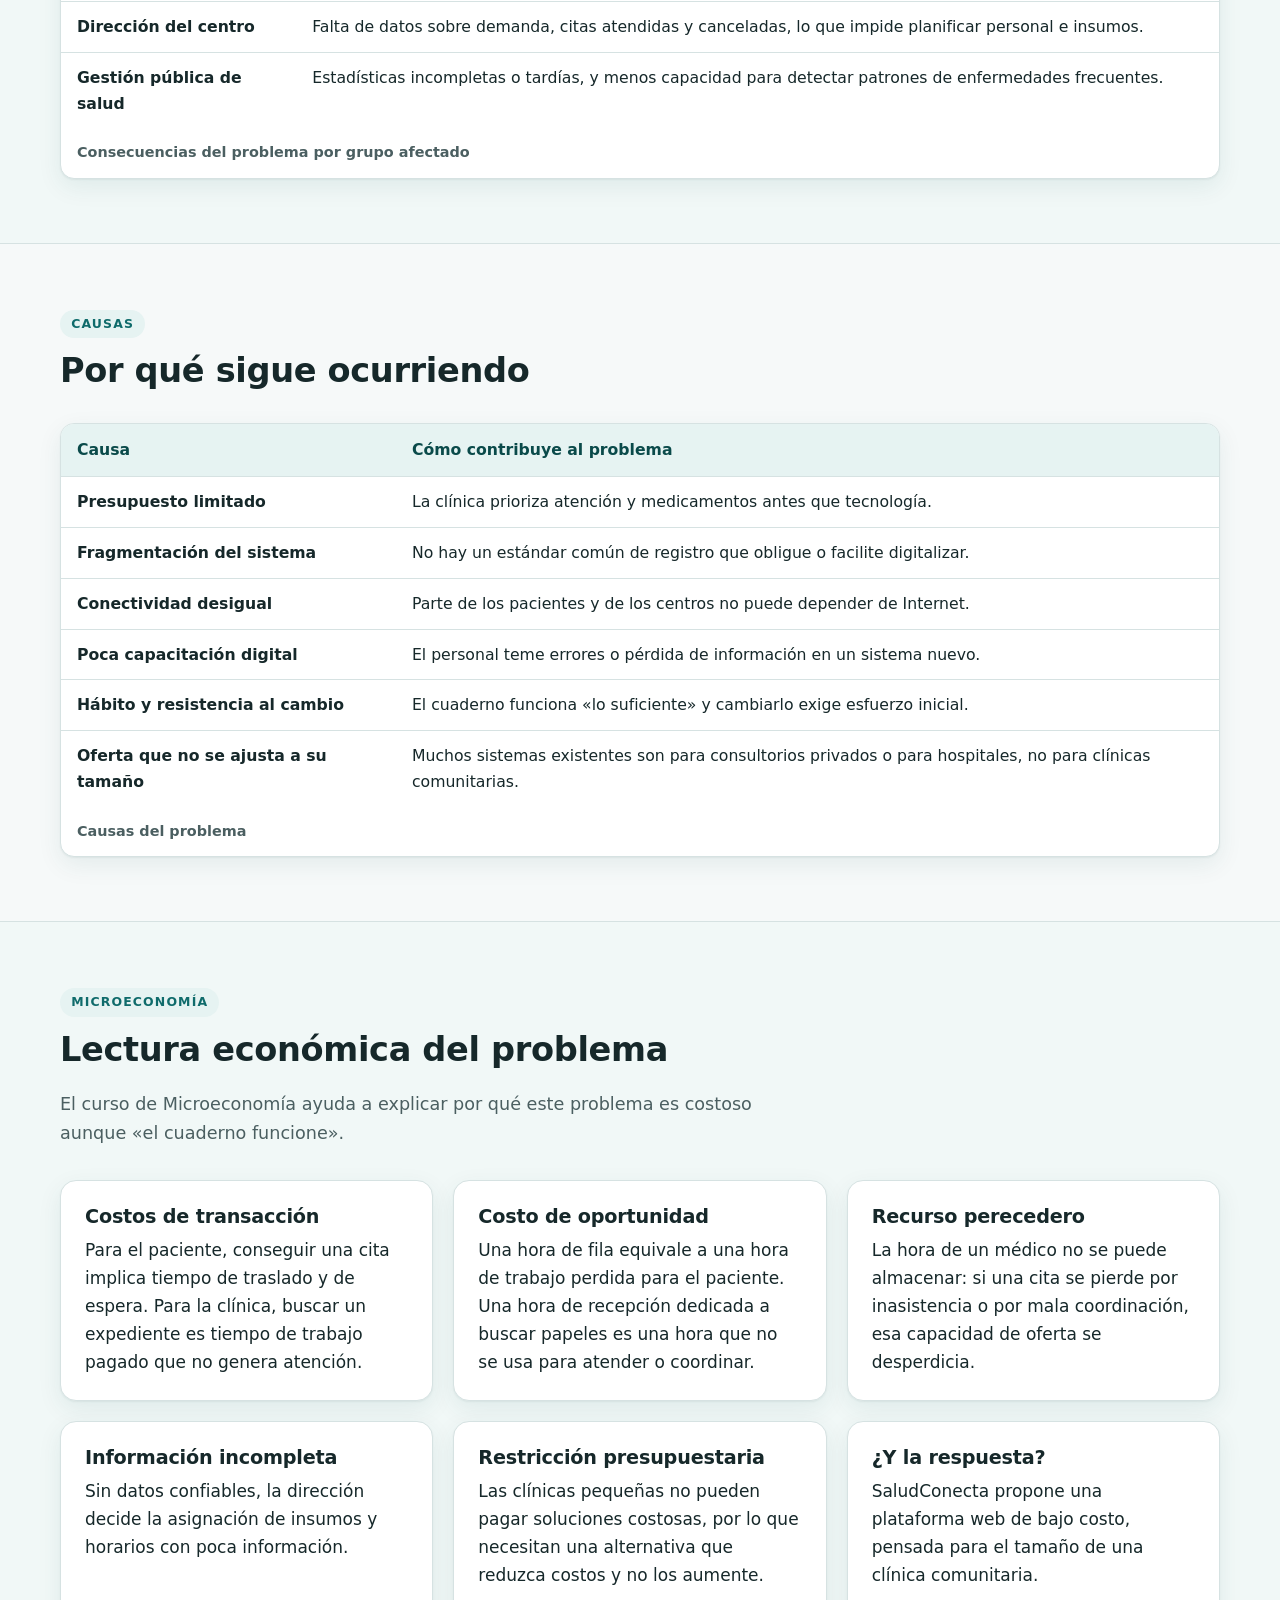
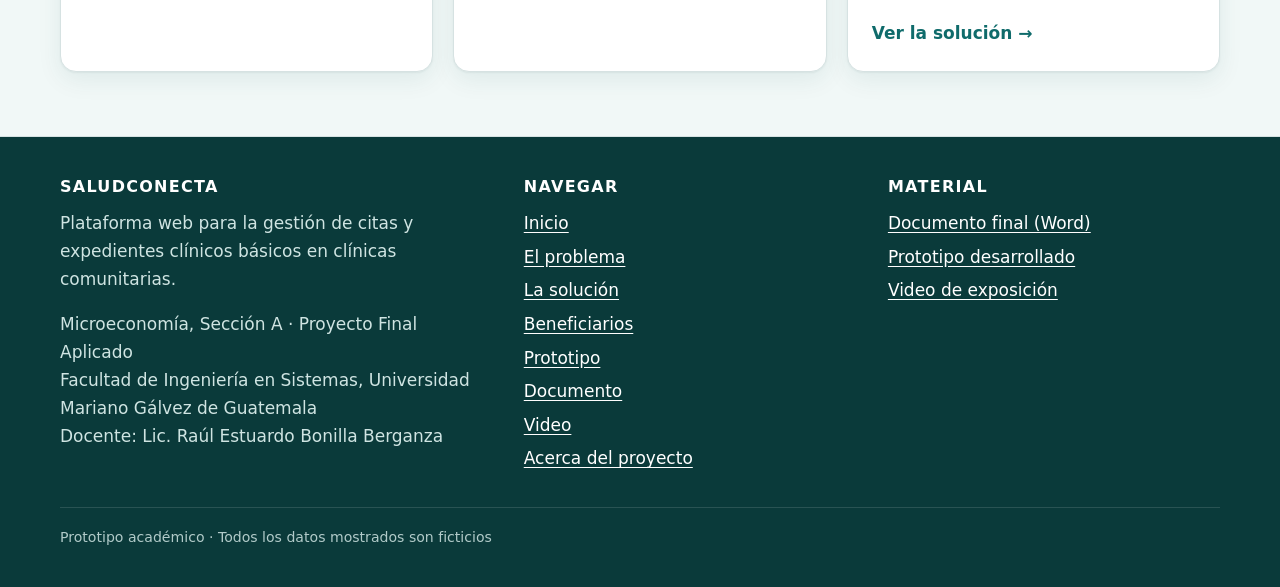
<file: problema.html>
<!DOCTYPE html>
<html lang="es">
<head>
    <meta charset="utf-8">
    <meta name="viewport" content="width=device-width, initial-scale=1">
    <title>El problema · SaludConecta</title>
    <meta name="description" content="Síntesis del problema: gestión de citas y expedientes en papel en clínicas comunitarias, sus afectados, causas y lectura económica.">
    <link rel="icon" href="media/img/favicon.svg" type="image/svg+xml">
    <link rel="stylesheet" href="css/estilos.css">
</head>
<body data-pagina="problema">
<a class="salto" href="#contenido">Saltar al contenido</a>
<header id="cabecera" class="cabecera"></header>
<main id="contenido">
    <section class="titulo-pagina">
        <div class="contenedor">
            <p class="migas"><a href="index.html">Inicio</a> › El problema</p>
            <h1>El problema</h1>
            <p>Citas y expedientes en cuadernos, papel y archivos dispersos: una cita solo existe en la libreta de quien la anotó.</p>
        </div>
    </section>

    <section class="seccion">
        <div class="contenedor dividida">
            <div class="aparece">
                <span class="etiqueta">Planteamiento</span>
                <h2>Qué pasa hoy en las clínicas pequeñas</h2>
                <p>Los centros de salud pequeños, tanto las clínicas comunitarias públicas como las privadas de bajo presupuesto, siguen organizando sus citas y expedientes con papel, cuadernos y archivos dispersos.</p>
                <p>En ese esquema, localizar un expediente depende de que alguien lo busque a mano, y un documento extraviado deja al médico sin antecedentes para atender al paciente.</p>
            </div>
            <div class="aparece">
                <div class="rejilla r2">
                    <div class="tarjeta dato-grande"><b>≈ 23 %</b><span>tasa promedio de inasistencia a citas (revisión sistemática de 105 estudios)</span></div>
                    <div class="tarjeta dato-grande"><b>56.1 %</b><span>de las personas usó Internet en Guatemala; el acceso es menor en hogares rurales y entre mujeres</span></div>
                </div>
                <p class="nota" style="margin-top:.8rem">Fuentes: Dantas et al. (2018) y Digital Watch Observatory (s. f.).</p>
            </div>
        </div>
    </section>

    <section class="seccion seccion-alt">
        <div class="contenedor">
            <div class="seccion-encabezado aparece">
                <span class="etiqueta">Más allá de cada clínica</span>
                <h2>Un sistema de salud fragmentado</h2>
                <p>El problema no es solo interno de cada clínica. El sistema de salud guatemalteco está fragmentado, y esa fragmentación limita la capacidad rectora del Ministerio de Salud (Avila et al., 2015). El propio Ministerio reconoce el problema y su reforma incluye un componente de sistema de información (MSPAS, 2023). Si cada centro pequeño registra en papel, esos datos nunca llegan a ser información utilizable.</p>
                <p>Además existe una brecha de acceso digital: por eso una solución no puede suponer que todos los pacientes tendrán acceso en línea.</p>
            </div>

            <h3>¿Quién sufre las consecuencias?</h3>
            <div class="tabla-caja aparece">
                <table class="tabla">
                    <caption>Consecuencias del problema por grupo afectado</caption>
                    <thead><tr><th>Afectado</th><th>Consecuencia</th></tr></thead>
                    <tbody>
                        <tr><td><strong>Pacientes</strong></td><td>Filas largas, pérdida de tiempo y de jornada laboral, y discontinuidad en su atención cuando el historial no aparece.</td></tr>
                        <tr><td><strong>Personal médico</strong></td><td>Consultas sin antecedentes claros, lo que dificulta un diagnóstico certero, y tiempo clínico dedicado a buscar y rehacer información.</td></tr>
                        <tr><td><strong>Personal administrativo</strong></td><td>Búsquedas manuales, duplicidad de registros, errores al anotar citas y choques de horario.</td></tr>
                        <tr><td><strong>Dirección del centro</strong></td><td>Falta de datos sobre demanda, citas atendidas y canceladas, lo que impide planificar personal e insumos.</td></tr>
                        <tr><td><strong>Gestión pública de salud</strong></td><td>Estadísticas incompletas o tardías, y menos capacidad para detectar patrones de enfermedades frecuentes.</td></tr>
                    </tbody>
                </table>
            </div>
        </div>
    </section>

    <section class="seccion">
        <div class="contenedor">
            <div class="seccion-encabezado aparece">
                <span class="etiqueta">Causas</span>
                <h2>Por qué sigue ocurriendo</h2>
            </div>
            <div class="tabla-caja aparece">
                <table class="tabla">
                    <caption>Causas del problema</caption>
                    <thead><tr><th>Causa</th><th>Cómo contribuye al problema</th></tr></thead>
                    <tbody>
                        <tr><td><strong>Presupuesto limitado</strong></td><td>La clínica prioriza atención y medicamentos antes que tecnología.</td></tr>
                        <tr><td><strong>Fragmentación del sistema</strong></td><td>No hay un estándar común de registro que obligue o facilite digitalizar.</td></tr>
                        <tr><td><strong>Conectividad desigual</strong></td><td>Parte de los pacientes y de los centros no puede depender de Internet.</td></tr>
                        <tr><td><strong>Poca capacitación digital</strong></td><td>El personal teme errores o pérdida de información en un sistema nuevo.</td></tr>
                        <tr><td><strong>Hábito y resistencia al cambio</strong></td><td>El cuaderno funciona «lo suficiente» y cambiarlo exige esfuerzo inicial.</td></tr>
                        <tr><td><strong>Oferta que no se ajusta a su tamaño</strong></td><td>Muchos sistemas existentes son para consultorios privados o para hospitales, no para clínicas comunitarias.</td></tr>
                    </tbody>
                </table>
            </div>
        </div>
    </section>

    <section class="seccion seccion-alt">
        <div class="contenedor">
            <div class="seccion-encabezado aparece">
                <span class="etiqueta">Microeconomía</span>
                <h2>Lectura económica del problema</h2>
                <p>El curso de Microeconomía ayuda a explicar por qué este problema es costoso aunque «el cuaderno funcione».</p>
            </div>
            <div class="rejilla r3">
                <div class="tarjeta aparece"><h3>Costos de transacción</h3><p>Para el paciente, conseguir una cita implica tiempo de traslado y de espera. Para la clínica, buscar un expediente es tiempo de trabajo pagado que no genera atención.</p></div>
                <div class="tarjeta aparece"><h3>Costo de oportunidad</h3><p>Una hora de fila equivale a una hora de trabajo perdida para el paciente. Una hora de recepción dedicada a buscar papeles es una hora que no se usa para atender o coordinar.</p></div>
                <div class="tarjeta aparece"><h3>Recurso perecedero</h3><p>La hora de un médico no se puede almacenar: si una cita se pierde por inasistencia o por mala coordinación, esa capacidad de oferta se desperdicia.</p></div>
                <div class="tarjeta aparece"><h3>Información incompleta</h3><p>Sin datos confiables, la dirección decide la asignación de insumos y horarios con poca información.</p></div>
                <div class="tarjeta aparece"><h3>Restricción presupuestaria</h3><p>Las clínicas pequeñas no pueden pagar soluciones costosas, por lo que necesitan una alternativa que reduzca costos y no los aumente.</p></div>
                <a class="tarjeta aparece" href="solucion.html"><h3>¿Y la respuesta?</h3><p>SaludConecta propone una plataforma web de bajo costo, pensada para el tamaño de una clínica comunitaria.</p><span class="enlace">Ver la solución →</span></a>
            </div>
        </div>
    </section>
</main>
<footer id="pie" class="pie"></footer>
<script src="datos/config.js"></script>
<script src="js/sitio.js"></script>
</body>
</html>
</file>
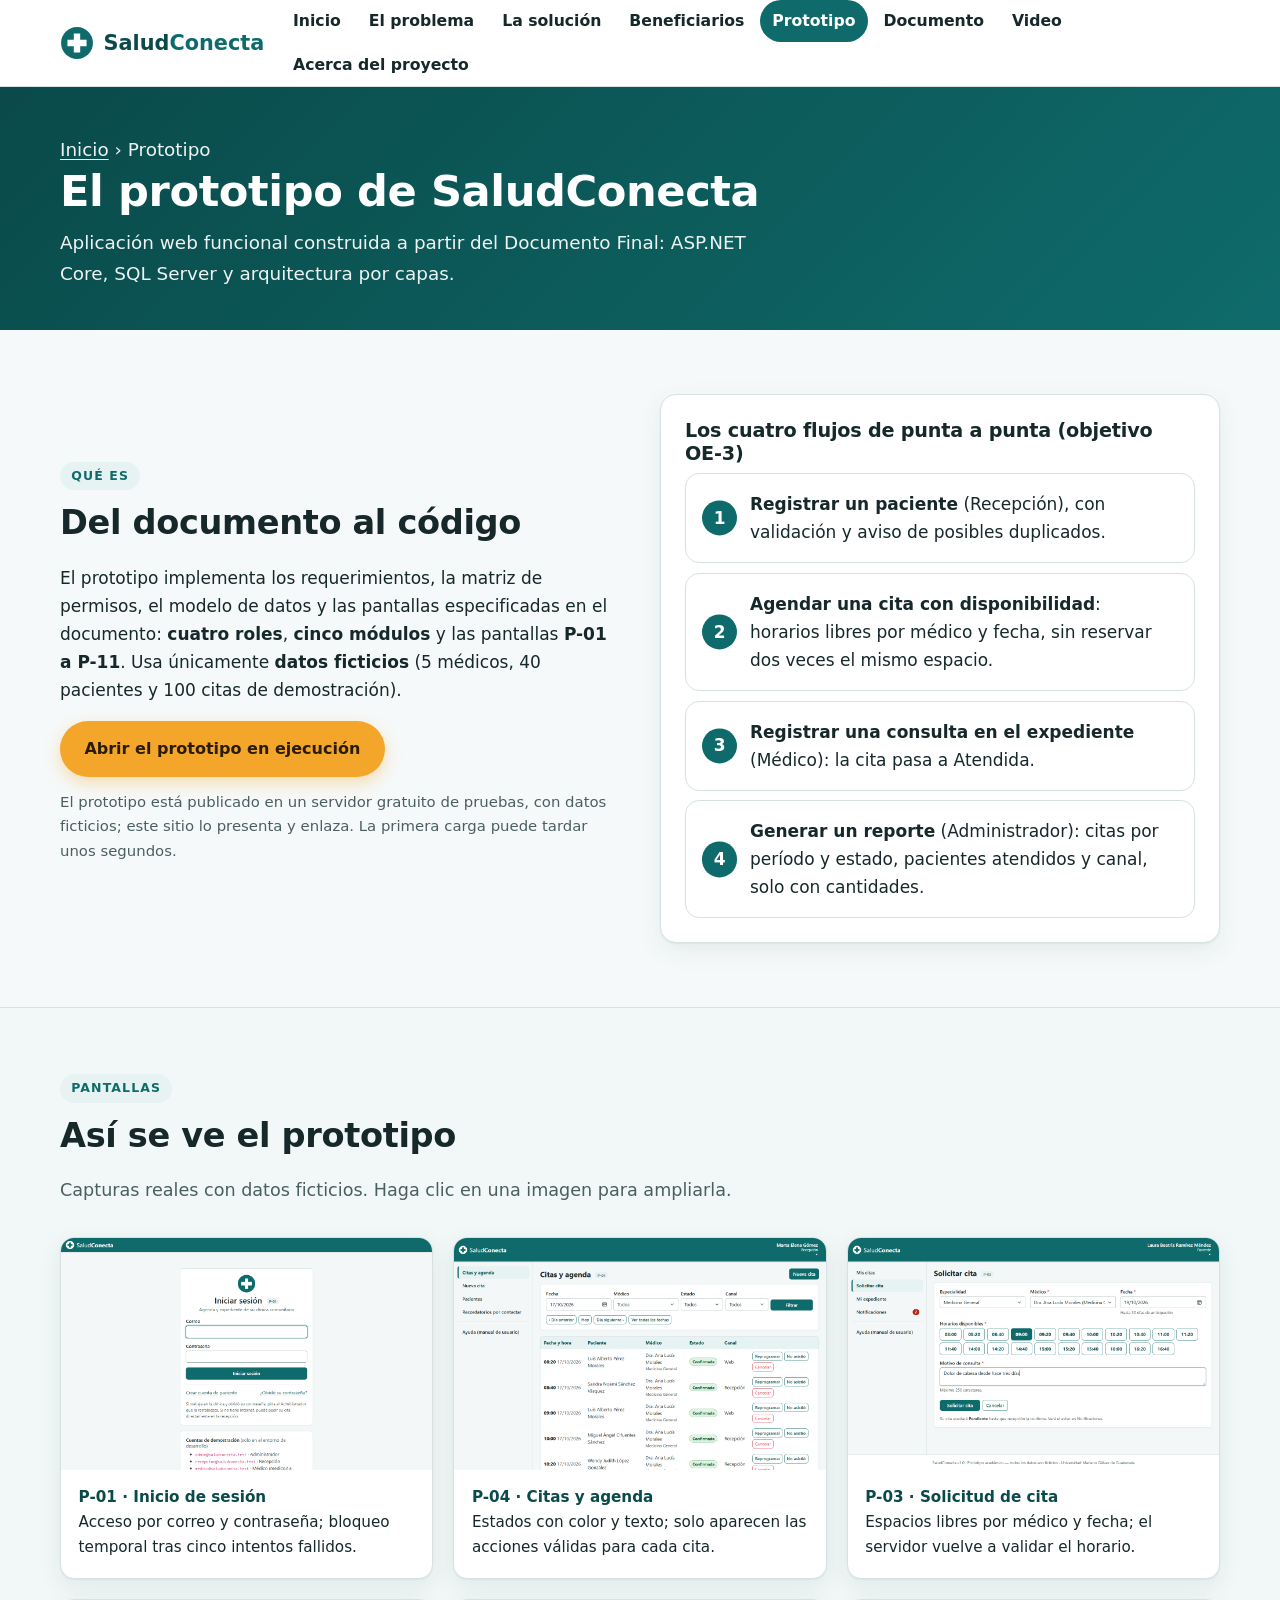
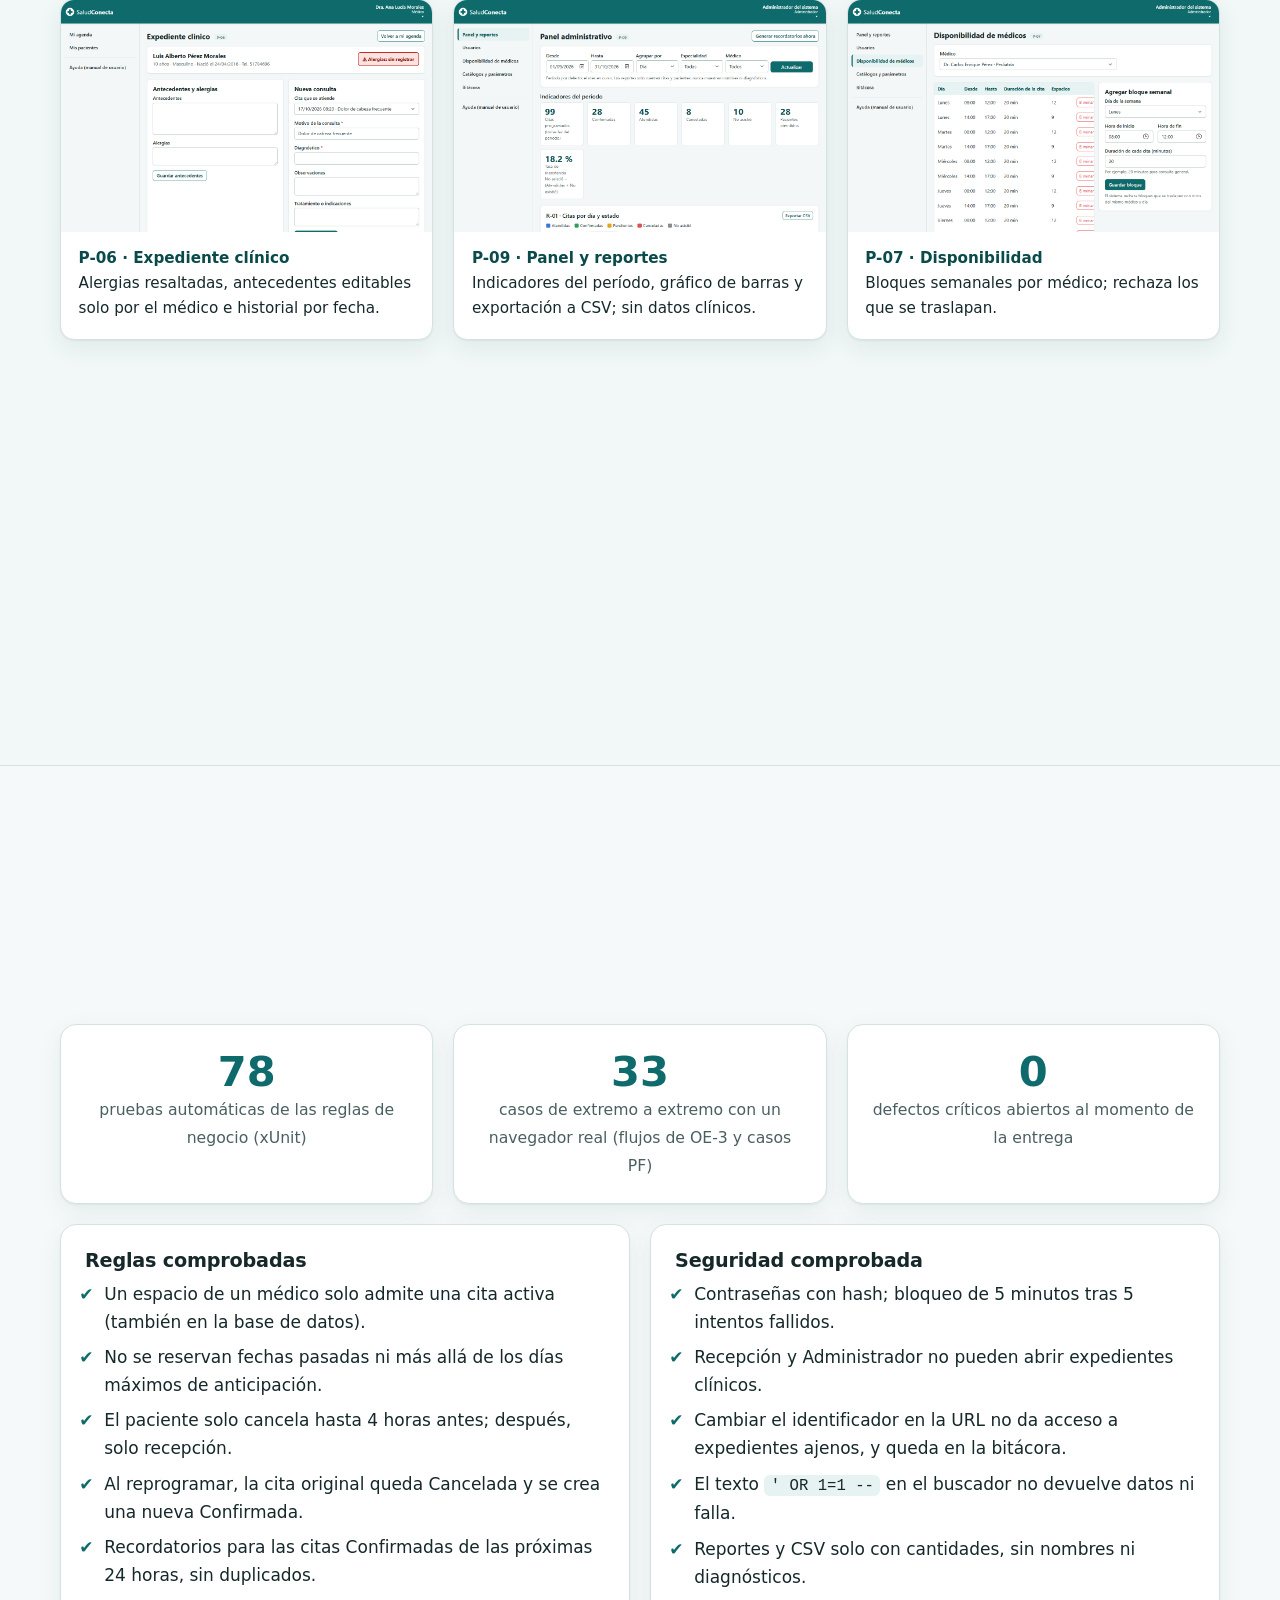
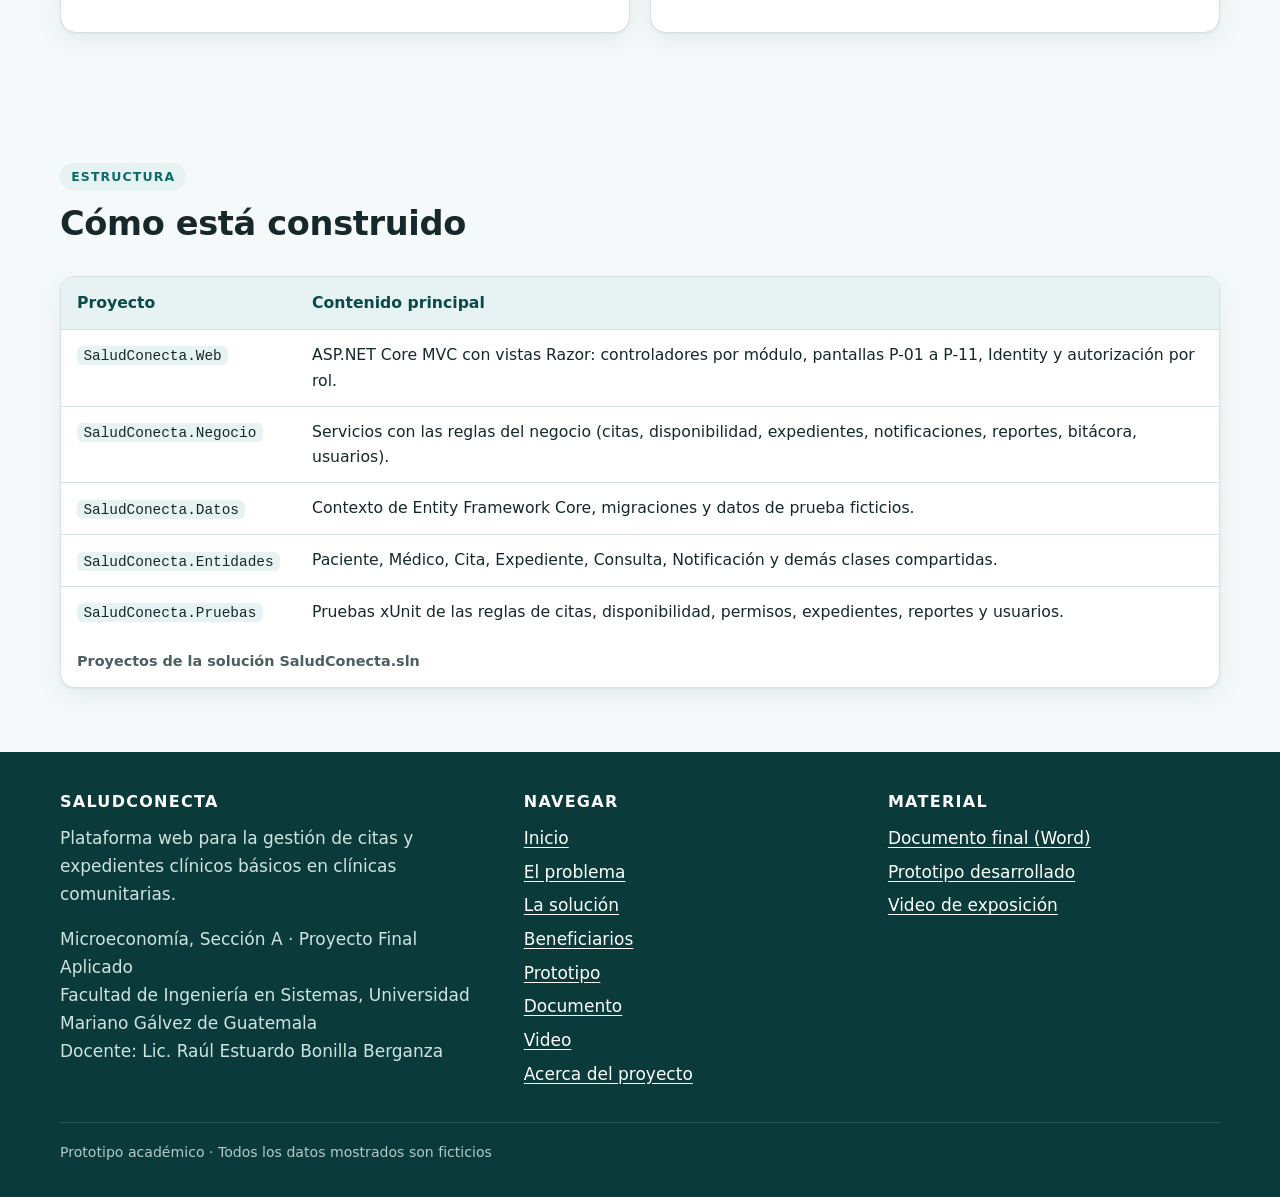
<file: prototipo.html>
<!DOCTYPE html>
<html lang="es">
<head>
    <meta charset="utf-8">
    <meta name="viewport" content="width=device-width, initial-scale=1">
    <title>Prototipo · SaludConecta</title>
    <meta name="description" content="El prototipo funcional de SaludConecta desarrollado a partir del documento: capturas, flujos y pruebas.">
    <link rel="icon" href="media/img/favicon.svg" type="image/svg+xml">
    <link rel="stylesheet" href="css/estilos.css">
</head>
<body data-pagina="prototipo">
<a class="salto" href="#contenido">Saltar al contenido</a>
<header id="cabecera" class="cabecera"></header>
<main id="contenido">
    <section class="titulo-pagina">
        <div class="contenedor">
            <p class="migas"><a href="index.html">Inicio</a> › Prototipo</p>
            <h1>El prototipo de SaludConecta</h1>
            <p>Aplicación web funcional construida a partir del Documento Final: ASP.NET Core, SQL Server y arquitectura por capas.</p>
        </div>
    </section>

    <section class="seccion">
        <div class="contenedor dividida">
            <div class="aparece">
                <span class="etiqueta">Qué es</span>
                <h2>Del documento al código</h2>
                <p>El prototipo implementa los requerimientos, la matriz de permisos, el modelo de datos y las pantallas especificadas en el documento: <strong>cuatro roles</strong>, <strong>cinco módulos</strong> y las pantallas <strong>P-01 a P-11</strong>. Usa únicamente <strong>datos ficticios</strong> (5 médicos, 40 pacientes y 100 citas de demostración).</p>
                <div class="acciones">
                    <a class="boton boton-primario" data-prototipo href="https://saludconecta-umg.runasp.net" target="_blank" rel="noopener">Abrir el prototipo en ejecución</a>
                </div>
                <p class="nota" style="margin-top:.8rem">El prototipo está publicado en un servidor gratuito de pruebas, con datos ficticios; este sitio lo presenta y enlaza. La primera carga puede tardar unos segundos.</p>
            </div>
            <div class="tarjeta aparece">
                <h3>Los cuatro flujos de punta a punta (objetivo OE-3)</h3>
                <ol class="pasos" style="gap:.6rem">
                    <li><strong>Registrar un paciente</strong> (Recepción), con validación y aviso de posibles duplicados.</li>
                    <li><strong>Agendar una cita con disponibilidad</strong>: horarios libres por médico y fecha, sin reservar dos veces el mismo espacio.</li>
                    <li><strong>Registrar una consulta en el expediente</strong> (Médico): la cita pasa a Atendida.</li>
                    <li><strong>Generar un reporte</strong> (Administrador): citas por período y estado, pacientes atendidos y canal, solo con cantidades.</li>
                </ol>
            </div>
        </div>
    </section>

    <section class="seccion seccion-alt" id="galeria">
        <div class="contenedor">
            <div class="seccion-encabezado aparece">
                <span class="etiqueta">Pantallas</span>
                <h2>Así se ve el prototipo</h2>
                <p>Capturas reales con datos ficticios. Haga clic en una imagen para ampliarla.</p>
            </div>
            <div class="galeria">
                <figure class="captura aparece"><button type="button" data-grande="media/img/proto-login.png" data-alt="P-01 · Inicio de sesión"><img src="media/img/proto-login.png" alt="Pantalla de inicio de sesión con las cuentas de demostración" loading="lazy"></button><figcaption><b>P-01 · Inicio de sesión</b>Acceso por correo y contraseña; bloqueo temporal tras cinco intentos fallidos.</figcaption></figure>
                <figure class="captura aparece"><button type="button" data-grande="media/img/proto-agenda.png" data-alt="P-04 · Gestión de citas y agenda (Recepción)"><img src="media/img/proto-agenda.png" alt="Agenda de recepción con la lista de citas, estados y acciones por fila" loading="lazy"></button><figcaption><b>P-04 · Citas y agenda</b>Estados con color y texto; solo aparecen las acciones válidas para cada cita.</figcaption></figure>
                <figure class="captura aparece"><button type="button" data-grande="media/img/proto-solicitar.png" data-alt="P-03 · Solicitud de cita"><img src="media/img/proto-solicitar.png" alt="Solicitud de cita con paciente, médico, fecha y horarios disponibles" loading="lazy"></button><figcaption><b>P-03 · Solicitud de cita</b>Espacios libres por médico y fecha; el servidor vuelve a validar el horario.</figcaption></figure>
                <figure class="captura aparece"><button type="button" data-grande="media/img/proto-expediente.png" data-alt="P-06 · Expediente clínico básico (Médico)"><img src="media/img/proto-expediente.png" alt="Expediente clínico con alergias resaltadas, antecedentes, nueva consulta e historial" loading="lazy"></button><figcaption><b>P-06 · Expediente clínico</b>Alergias resaltadas, antecedentes editables solo por el médico e historial por fecha.</figcaption></figure>
                <figure class="captura aparece"><button type="button" data-grande="media/img/proto-panel.png" data-alt="P-09 · Panel administrativo y reportes"><img src="media/img/proto-panel.png" alt="Panel con indicadores, gráfico de citas por estado y reportes R-01, R-02 y R-03" loading="lazy"></button><figcaption><b>P-09 · Panel y reportes</b>Indicadores del período, gráfico de barras y exportación a CSV; sin datos clínicos.</figcaption></figure>
                <figure class="captura aparece"><button type="button" data-grande="media/img/proto-disponibilidad.png" data-alt="P-07 · Disponibilidad de médicos"><img src="media/img/proto-disponibilidad.png" alt="Bloques semanales de atención de un médico y formulario para agregar otro" loading="lazy"></button><figcaption><b>P-07 · Disponibilidad</b>Bloques semanales por médico; rechaza los que se traslapan.</figcaption></figure>
                <figure class="captura aparece"><button type="button" data-grande="media/img/proto-bitacora.png" data-alt="P-11 · Bitácora"><img src="media/img/proto-bitacora.png" alt="Bitácora con usuario, acción, entidad y detalle de cada evento" loading="lazy"></button><figcaption><b>P-11 · Bitácora</b>Quién creó, confirmó o canceló una cita y los intentos de acceso denegados.</figcaption></figure>
                <figure class="captura aparece"><button type="button" data-grande="media/img/proto-movil.png" data-alt="Vista en teléfono: Mis citas"><img src="media/img/proto-movil.png" alt="Vista en teléfono de la pantalla Mis citas del paciente" loading="lazy" style="object-position:center"></button><figcaption><b>Vista en teléfono</b>La presentación se adapta a pantallas pequeñas (requerimiento RNF-07).</figcaption></figure>
            </div>
        </div>
    </section>

    <section class="seccion">
        <div class="contenedor">
            <div class="seccion-encabezado aparece">
                <span class="etiqueta">Calidad</span>
                <h2>Qué se verificó</h2>
                <p>El plan de pruebas del documento se ejecutó de forma automatizada contra el prototipo.</p>
            </div>
            <div class="rejilla r3">
                <div class="tarjeta dato-grande aparece"><b>78</b><span>pruebas automáticas de las reglas de negocio (xUnit)</span></div>
                <div class="tarjeta dato-grande aparece"><b>33</b><span>casos de extremo a extremo con un navegador real (flujos de OE-3 y casos PF)</span></div>
                <div class="tarjeta dato-grande aparece"><b>0</b><span>defectos críticos abiertos al momento de la entrega</span></div>
            </div>
            <div class="rejilla r2" style="margin-top:1.25rem">
                <div class="tarjeta aparece">
                    <h3>Reglas comprobadas</h3>
                    <ul class="lista-marca si">
                        <li>Un espacio de un médico solo admite una cita activa (también en la base de datos).</li>
                        <li>No se reservan fechas pasadas ni más allá de los días máximos de anticipación.</li>
                        <li>El paciente solo cancela hasta 4 horas antes; después, solo recepción.</li>
                        <li>Al reprogramar, la cita original queda Cancelada y se crea una nueva Confirmada.</li>
                        <li>Recordatorios para las citas Confirmadas de las próximas 24 horas, sin duplicados.</li>
                    </ul>
                </div>
                <div class="tarjeta aparece">
                    <h3>Seguridad comprobada</h3>
                    <ul class="lista-marca si">
                        <li>Contraseñas con hash; bloqueo de 5 minutos tras 5 intentos fallidos.</li>
                        <li>Recepción y Administrador no pueden abrir expedientes clínicos.</li>
                        <li>Cambiar el identificador en la URL no da acceso a expedientes ajenos, y queda en la bitácora.</li>
                        <li>El texto <code>' OR 1=1 --</code> en el buscador no devuelve datos ni falla.</li>
                        <li>Reportes y CSV solo con cantidades, sin nombres ni diagnósticos.</li>
                    </ul>
                </div>
            </div>
        </div>
    </section>

    <section class="seccion">
        <div class="contenedor">
            <div class="seccion-encabezado aparece">
                <span class="etiqueta">Estructura</span>
                <h2>Cómo está construido</h2>
            </div>
            <div class="tabla-caja aparece">
                <table class="tabla">
                    <caption>Proyectos de la solución SaludConecta.sln</caption>
                    <thead><tr><th>Proyecto</th><th>Contenido principal</th></tr></thead>
                    <tbody>
                        <tr><td><code>SaludConecta.Web</code></td><td>ASP.NET Core MVC con vistas Razor: controladores por módulo, pantallas P-01 a P-11, Identity y autorización por rol.</td></tr>
                        <tr><td><code>SaludConecta.Negocio</code></td><td>Servicios con las reglas del negocio (citas, disponibilidad, expedientes, notificaciones, reportes, bitácora, usuarios).</td></tr>
                        <tr><td><code>SaludConecta.Datos</code></td><td>Contexto de Entity Framework Core, migraciones y datos de prueba ficticios.</td></tr>
                        <tr><td><code>SaludConecta.Entidades</code></td><td>Paciente, Médico, Cita, Expediente, Consulta, Notificación y demás clases compartidas.</td></tr>
                        <tr><td><code>SaludConecta.Pruebas</code></td><td>Pruebas xUnit de las reglas de citas, disponibilidad, permisos, expedientes, reportes y usuarios.</td></tr>
                    </tbody>
                </table>
            </div>
        </div>
    </section>
</main>
<footer id="pie" class="pie"></footer>
<script src="datos/config.js"></script>
<script src="js/sitio.js"></script>
<script>document.querySelectorAll("[data-prototipo]").forEach(function (a) { if (window.SITIO && SITIO.prototipoUrl) a.href = SITIO.prototipoUrl; });</script>
</body>
</html>
</file>
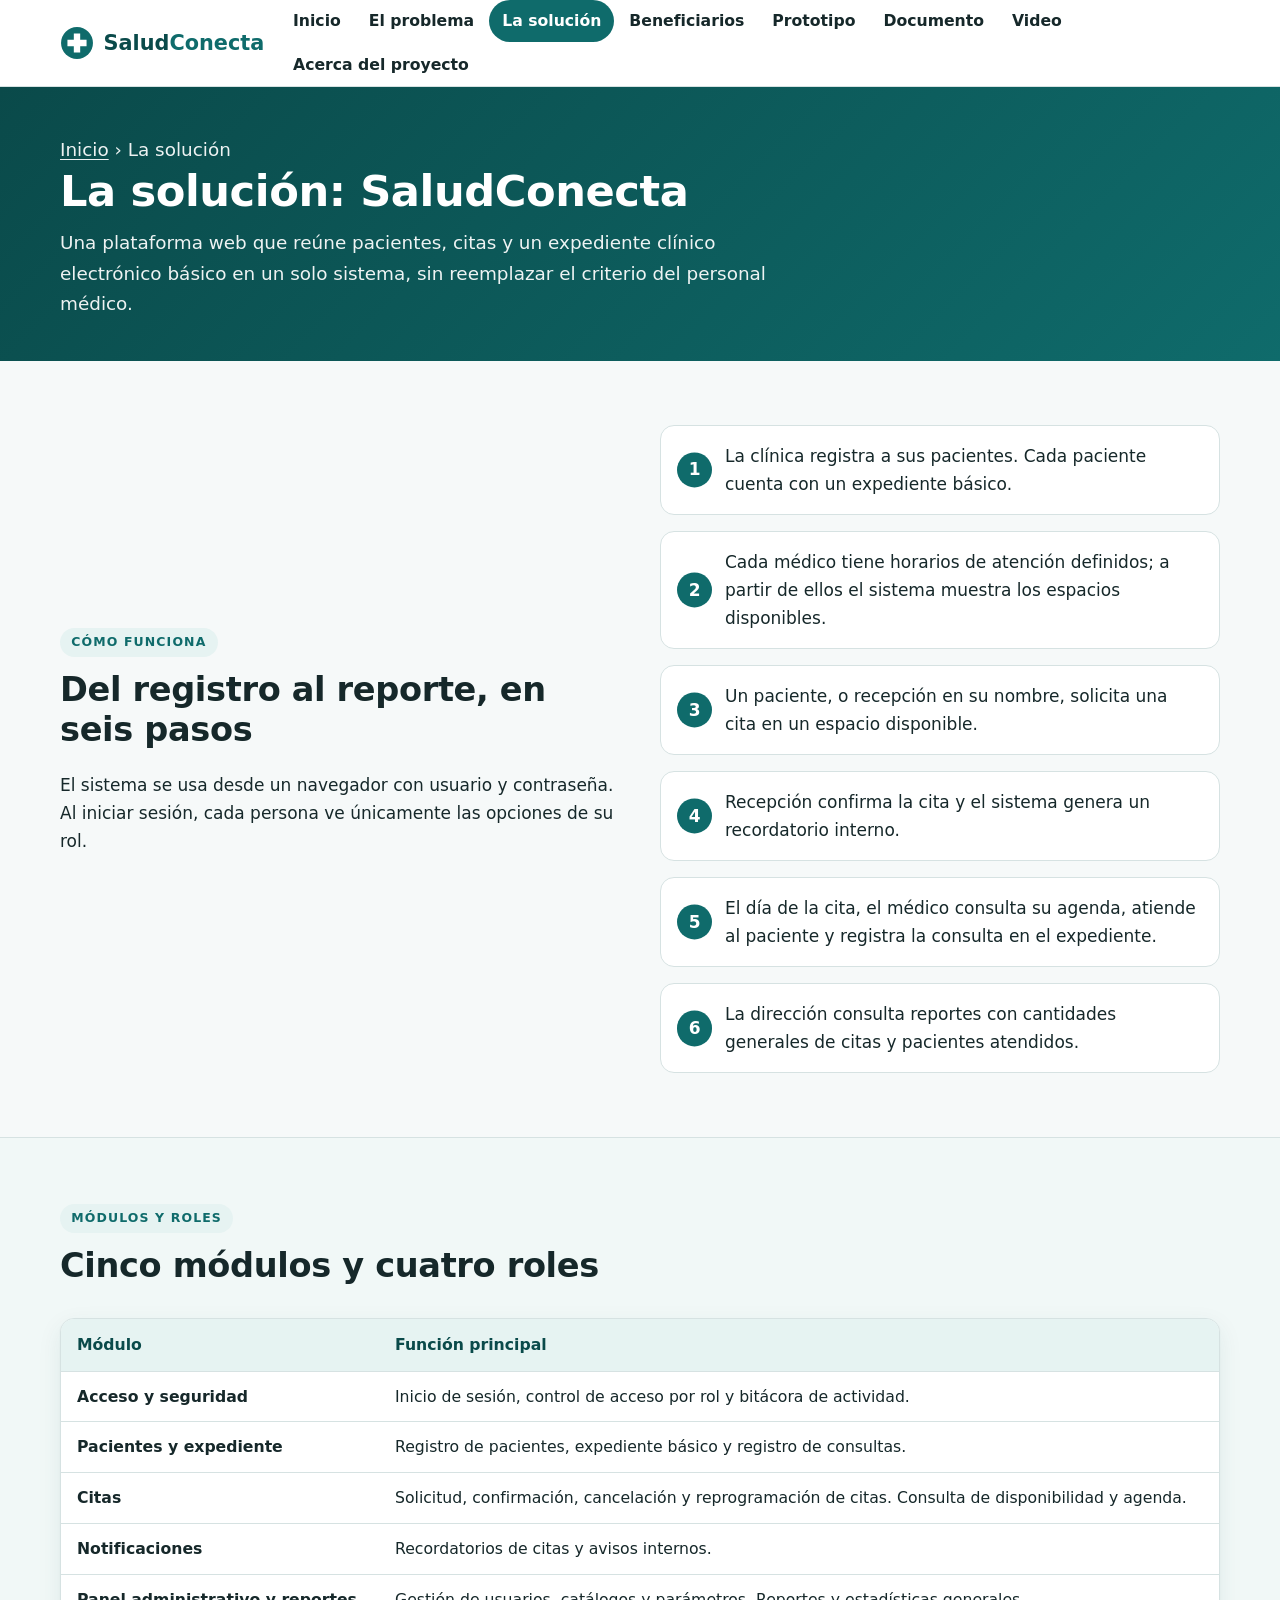
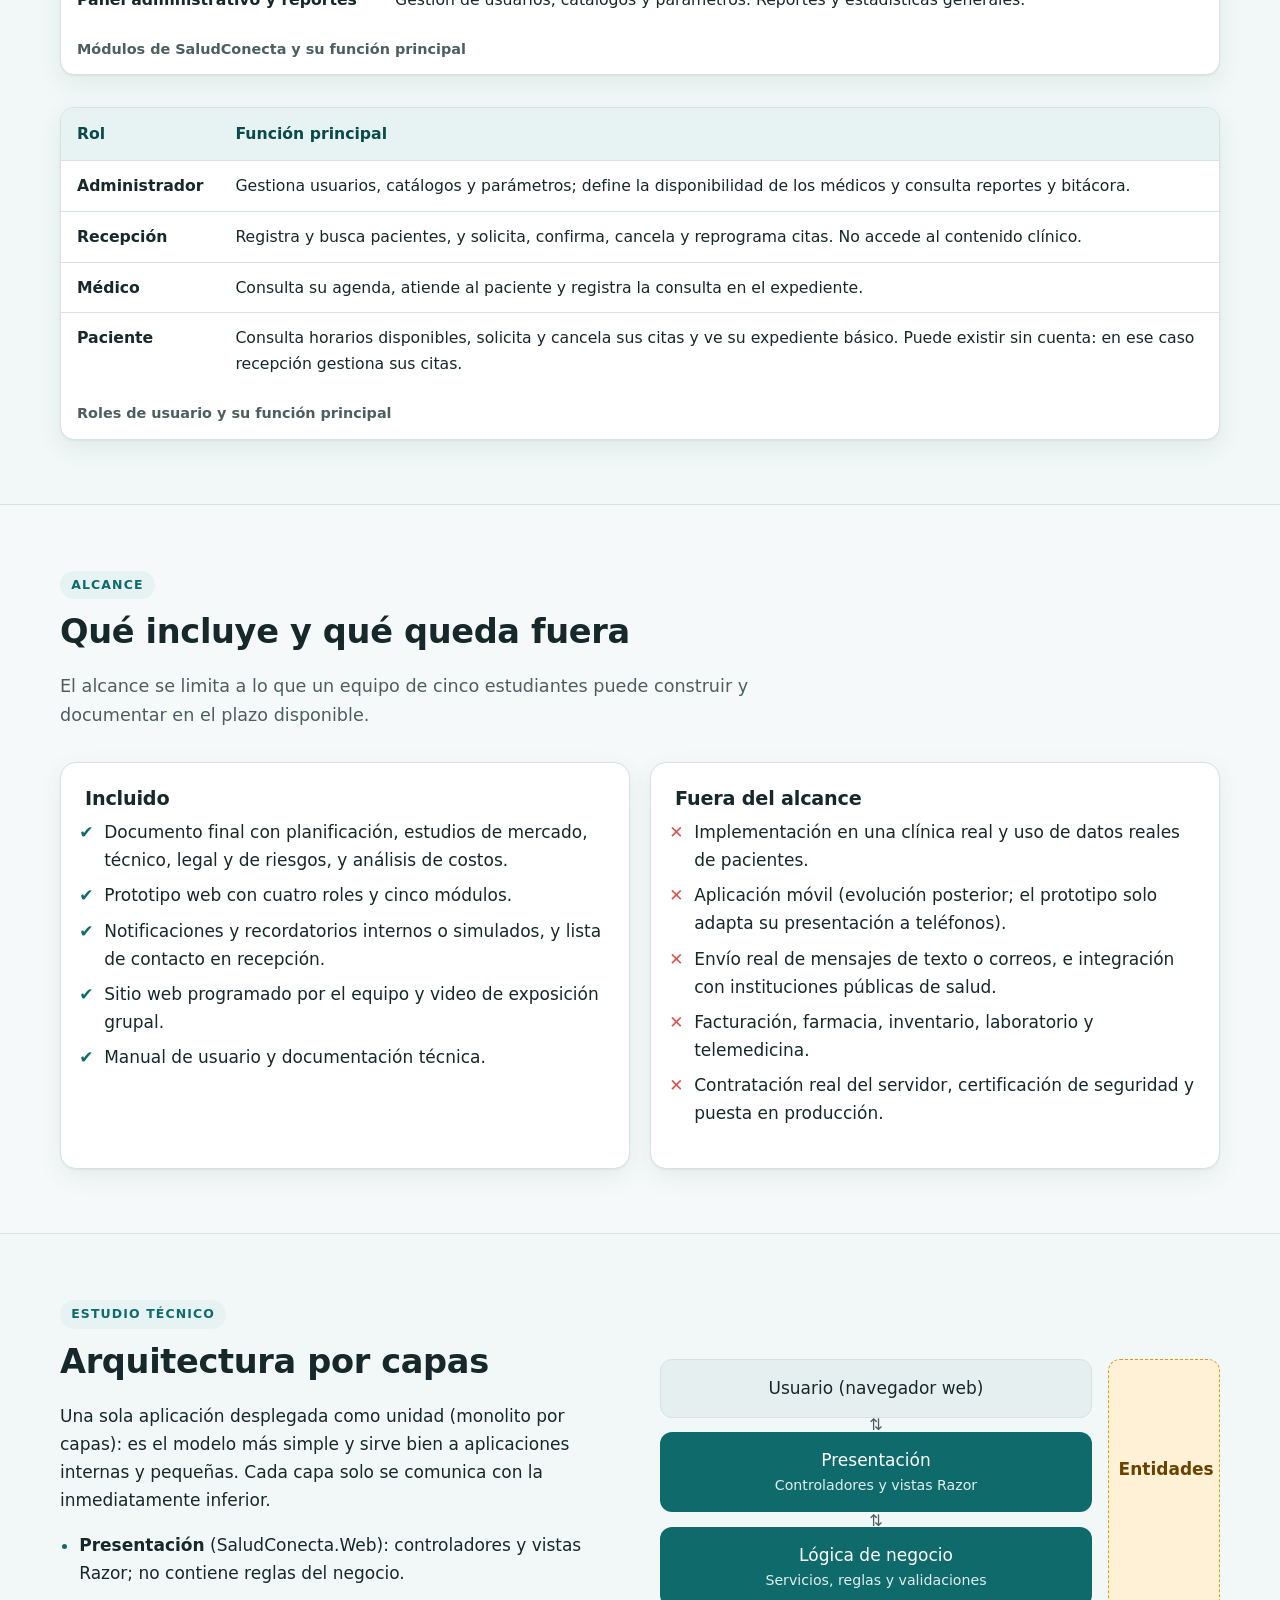
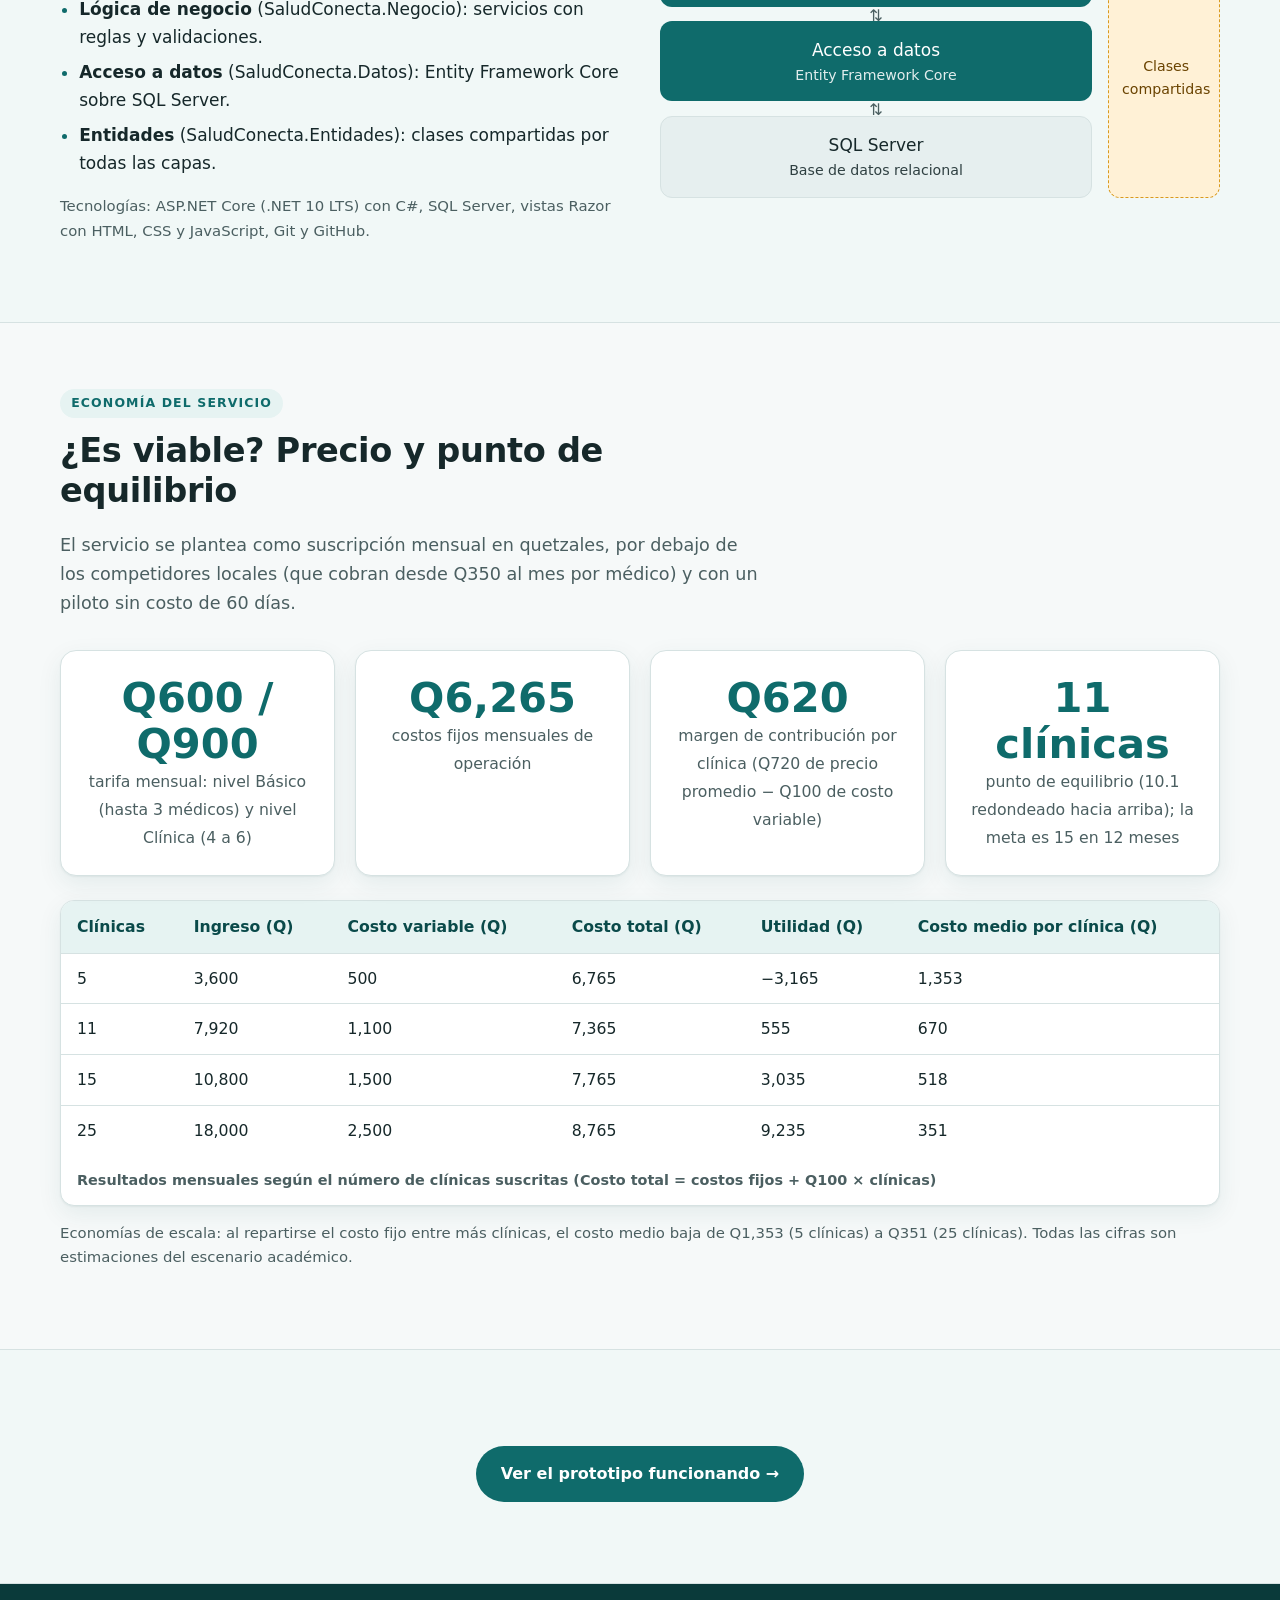
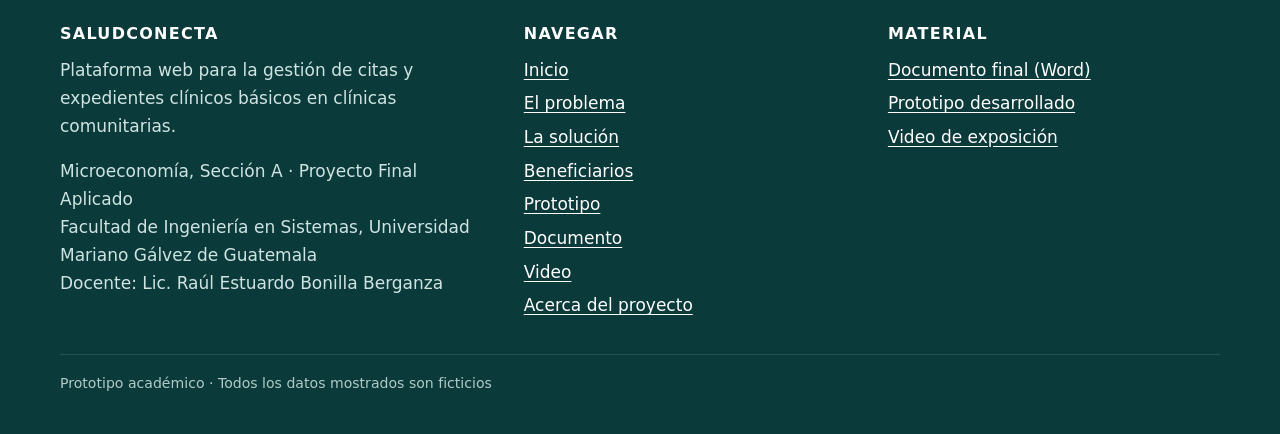
<file: solucion.html>
<!DOCTYPE html>
<html lang="es">
<head>
    <meta charset="utf-8">
    <meta name="viewport" content="width=device-width, initial-scale=1">
    <title>La solución · SaludConecta</title>
    <meta name="description" content="Qué es SaludConecta, cómo funciona, sus módulos y roles, el alcance, la arquitectura por capas y la economía del servicio.">
    <link rel="icon" href="media/img/favicon.svg" type="image/svg+xml">
    <link rel="stylesheet" href="css/estilos.css">
</head>
<body data-pagina="solucion">
<a class="salto" href="#contenido">Saltar al contenido</a>
<header id="cabecera" class="cabecera"></header>
<main id="contenido">
    <section class="titulo-pagina">
        <div class="contenedor">
            <p class="migas"><a href="index.html">Inicio</a> › La solución</p>
            <h1>La solución: SaludConecta</h1>
            <p>Una plataforma web que reúne pacientes, citas y un expediente clínico electrónico básico en un solo sistema, sin reemplazar el criterio del personal médico.</p>
        </div>
    </section>

    <section class="seccion">
        <div class="contenedor dividida">
            <div class="aparece">
                <span class="etiqueta">Cómo funciona</span>
                <h2>Del registro al reporte, en seis pasos</h2>
                <p>El sistema se usa desde un navegador con usuario y contraseña. Al iniciar sesión, cada persona ve únicamente las opciones de su rol.</p>
            </div>
            <ol class="pasos aparece">
                <li>La clínica registra a sus pacientes. Cada paciente cuenta con un expediente básico.</li>
                <li>Cada médico tiene horarios de atención definidos; a partir de ellos el sistema muestra los espacios disponibles.</li>
                <li>Un paciente, o recepción en su nombre, solicita una cita en un espacio disponible.</li>
                <li>Recepción confirma la cita y el sistema genera un recordatorio interno.</li>
                <li>El día de la cita, el médico consulta su agenda, atiende al paciente y registra la consulta en el expediente.</li>
                <li>La dirección consulta reportes con cantidades generales de citas y pacientes atendidos.</li>
            </ol>
        </div>
    </section>

    <section class="seccion seccion-alt">
        <div class="contenedor">
            <div class="seccion-encabezado aparece">
                <span class="etiqueta">Módulos y roles</span>
                <h2>Cinco módulos y cuatro roles</h2>
            </div>
            <div class="tabla-caja aparece" style="margin-bottom:2rem">
                <table class="tabla">
                    <caption>Módulos de SaludConecta y su función principal</caption>
                    <thead><tr><th>Módulo</th><th>Función principal</th></tr></thead>
                    <tbody>
                        <tr><td><strong>Acceso y seguridad</strong></td><td>Inicio de sesión, control de acceso por rol y bitácora de actividad.</td></tr>
                        <tr><td><strong>Pacientes y expediente</strong></td><td>Registro de pacientes, expediente básico y registro de consultas.</td></tr>
                        <tr><td><strong>Citas</strong></td><td>Solicitud, confirmación, cancelación y reprogramación de citas. Consulta de disponibilidad y agenda.</td></tr>
                        <tr><td><strong>Notificaciones</strong></td><td>Recordatorios de citas y avisos internos.</td></tr>
                        <tr><td><strong>Panel administrativo y reportes</strong></td><td>Gestión de usuarios, catálogos y parámetros. Reportes y estadísticas generales.</td></tr>
                    </tbody>
                </table>
            </div>
            <div class="tabla-caja aparece">
                <table class="tabla">
                    <caption>Roles de usuario y su función principal</caption>
                    <thead><tr><th>Rol</th><th>Función principal</th></tr></thead>
                    <tbody>
                        <tr><td><strong>Administrador</strong></td><td>Gestiona usuarios, catálogos y parámetros; define la disponibilidad de los médicos y consulta reportes y bitácora.</td></tr>
                        <tr><td><strong>Recepción</strong></td><td>Registra y busca pacientes, y solicita, confirma, cancela y reprograma citas. No accede al contenido clínico.</td></tr>
                        <tr><td><strong>Médico</strong></td><td>Consulta su agenda, atiende al paciente y registra la consulta en el expediente.</td></tr>
                        <tr><td><strong>Paciente</strong></td><td>Consulta horarios disponibles, solicita y cancela sus citas y ve su expediente básico. Puede existir sin cuenta: en ese caso recepción gestiona sus citas.</td></tr>
                    </tbody>
                </table>
            </div>
        </div>
    </section>

    <section class="seccion">
        <div class="contenedor">
            <div class="seccion-encabezado aparece">
                <span class="etiqueta">Alcance</span>
                <h2>Qué incluye y qué queda fuera</h2>
                <p>El alcance se limita a lo que un equipo de cinco estudiantes puede construir y documentar en el plazo disponible.</p>
            </div>
            <div class="rejilla r2">
                <div class="tarjeta aparece">
                    <h3>Incluido</h3>
                    <ul class="lista-marca si">
                        <li>Documento final con planificación, estudios de mercado, técnico, legal y de riesgos, y análisis de costos.</li>
                        <li>Prototipo web con cuatro roles y cinco módulos.</li>
                        <li>Notificaciones y recordatorios internos o simulados, y lista de contacto en recepción.</li>
                        <li>Sitio web programado por el equipo y video de exposición grupal.</li>
                        <li>Manual de usuario y documentación técnica.</li>
                    </ul>
                </div>
                <div class="tarjeta aparece">
                    <h3>Fuera del alcance</h3>
                    <ul class="lista-marca no">
                        <li>Implementación en una clínica real y uso de datos reales de pacientes.</li>
                        <li>Aplicación móvil (evolución posterior; el prototipo solo adapta su presentación a teléfonos).</li>
                        <li>Envío real de mensajes de texto o correos, e integración con instituciones públicas de salud.</li>
                        <li>Facturación, farmacia, inventario, laboratorio y telemedicina.</li>
                        <li>Contratación real del servidor, certificación de seguridad y puesta en producción.</li>
                    </ul>
                </div>
            </div>
        </div>
    </section>

    <section class="seccion seccion-alt">
        <div class="contenedor dividida">
            <div class="aparece">
                <span class="etiqueta">Estudio técnico</span>
                <h2>Arquitectura por capas</h2>
                <p>Una sola aplicación desplegada como unidad (monolito por capas): es el modelo más simple y sirve bien a aplicaciones internas y pequeñas. Cada capa solo se comunica con la inmediatamente inferior.</p>
                <ul class="lista-marca">
                    <li><strong>Presentación</strong> (SaludConecta.Web): controladores y vistas Razor; no contiene reglas del negocio.</li>
                    <li><strong>Lógica de negocio</strong> (SaludConecta.Negocio): servicios con reglas y validaciones.</li>
                    <li><strong>Acceso a datos</strong> (SaludConecta.Datos): Entity Framework Core sobre SQL Server.</li>
                    <li><strong>Entidades</strong> (SaludConecta.Entidades): clases compartidas por todas las capas.</li>
                </ul>
                <p class="nota">Tecnologías: ASP.NET Core (.NET 10 LTS) con C#, SQL Server, vistas Razor con HTML, CSS y JavaScript, Git y GitHub.</p>
            </div>
            <div class="aparece">
                <div class="capas" role="img" aria-label="Diagrama: el usuario habla con Presentación, que usa Lógica de negocio, que usa Acceso a datos, que consulta SQL Server. Las Entidades se comparten entre las tres capas.">
                    <div class="capas-pila">
                        <div class="capa capa-externa">Usuario (navegador web)</div>
                        <div class="capa">Presentación<small>Controladores y vistas Razor</small></div>
                        <div class="capa">Lógica de negocio<small>Servicios, reglas y validaciones</small></div>
                        <div class="capa">Acceso a datos<small>Entity Framework Core</small></div>
                        <div class="capa capa-externa">SQL Server<small>Base de datos relacional</small></div>
                    </div>
                    <div class="capa-entidades">Entidades<br><small style="font-weight:500">Clases compartidas</small></div>
                </div>
            </div>
        </div>
    </section>

    <section class="seccion">
        <div class="contenedor">
            <div class="seccion-encabezado aparece">
                <span class="etiqueta">Economía del servicio</span>
                <h2>¿Es viable? Precio y punto de equilibrio</h2>
                <p>El servicio se plantea como suscripción mensual en quetzales, por debajo de los competidores locales (que cobran desde Q350 al mes por médico) y con un piloto sin costo de 60 días.</p>
            </div>
            <div class="rejilla r4" style="margin-bottom:1.5rem">
                <div class="tarjeta dato-grande aparece"><b>Q600 / Q900</b><span>tarifa mensual: nivel Básico (hasta 3 médicos) y nivel Clínica (4 a 6)</span></div>
                <div class="tarjeta dato-grande aparece"><b>Q6,265</b><span>costos fijos mensuales de operación</span></div>
                <div class="tarjeta dato-grande aparece"><b>Q620</b><span>margen de contribución por clínica (Q720 de precio promedio − Q100 de costo variable)</span></div>
                <div class="tarjeta dato-grande aparece"><b>11 clínicas</b><span>punto de equilibrio (10.1 redondeado hacia arriba); la meta es 15 en 12 meses</span></div>
            </div>
            <div class="tabla-caja aparece">
                <table class="tabla">
                    <caption>Resultados mensuales según el número de clínicas suscritas (Costo total = costos fijos + Q100 × clínicas)</caption>
                    <thead><tr><th>Clínicas</th><th>Ingreso (Q)</th><th>Costo variable (Q)</th><th>Costo total (Q)</th><th>Utilidad (Q)</th><th>Costo medio por clínica (Q)</th></tr></thead>
                    <tbody>
                        <tr><td>5</td><td>3,600</td><td>500</td><td>6,765</td><td>−3,165</td><td>1,353</td></tr>
                        <tr><td>11</td><td>7,920</td><td>1,100</td><td>7,365</td><td>555</td><td>670</td></tr>
                        <tr><td>15</td><td>10,800</td><td>1,500</td><td>7,765</td><td>3,035</td><td>518</td></tr>
                        <tr><td>25</td><td>18,000</td><td>2,500</td><td>8,765</td><td>9,235</td><td>351</td></tr>
                    </tbody>
                </table>
            </div>
            <p class="nota" style="margin-top:.9rem">Economías de escala: al repartirse el costo fijo entre más clínicas, el costo medio baja de Q1,353 (5 clínicas) a Q351 (25 clínicas). Todas las cifras son estimaciones del escenario académico.</p>
        </div>
    </section>

    <section class="seccion seccion-alt">
        <div class="contenedor">
            <p style="text-align:center;margin-top:2rem"><a class="boton boton-verde" href="prototipo.html">Ver el prototipo funcionando →</a></p>
        </div>
    </section>
</main>
<footer id="pie" class="pie"></footer>
<script src="datos/config.js"></script>
<script src="js/sitio.js"></script>
</body>
</html>
</file>
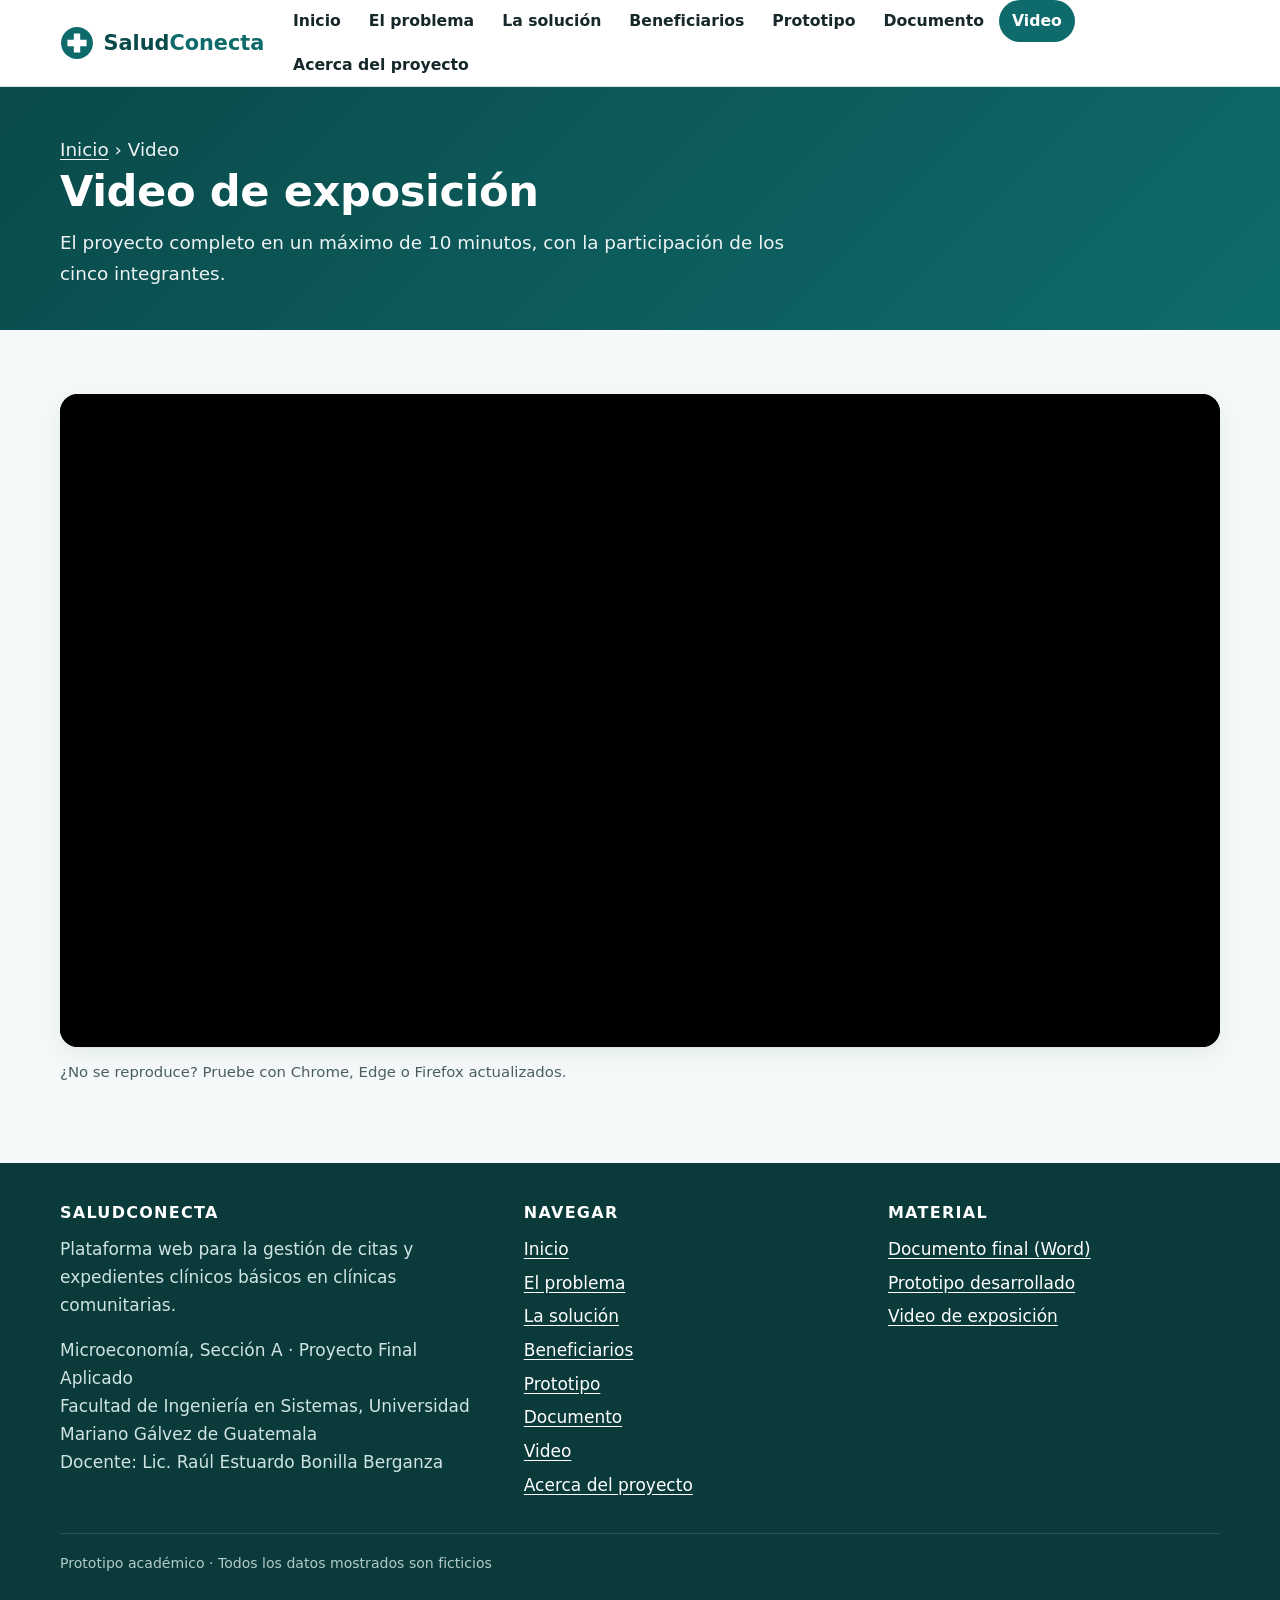
<file: video.html>
<!DOCTYPE html>
<html lang="es">
<head>
    <meta charset="utf-8">
    <meta name="viewport" content="width=device-width, initial-scale=1">
    <title>Video de exposición · SaludConecta</title>
    <meta name="description" content="Video de exposición del proyecto SaludConecta (hasta 10 minutos, con los cinco integrantes).">
    <link rel="icon" href="media/img/favicon.svg" type="image/svg+xml">
    <link rel="stylesheet" href="css/estilos.css">
</head>
<body data-pagina="video">
<a class="salto" href="#contenido">Saltar al contenido</a>
<header id="cabecera" class="cabecera"></header>
<main id="contenido">
    <section class="titulo-pagina">
        <div class="contenedor">
            <p class="migas"><a href="index.html">Inicio</a> › Video</p>
            <h1>Video de exposición</h1>
            <p>El proyecto completo en un máximo de 10 minutos, con la participación de los cinco integrantes.</p>
        </div>
    </section>

    <section class="seccion">
        <div class="contenedor">
            <div class="reproductor" data-reproductor><p class="cargando" style="color:#fff">Cargando el reproductor…</p></div>
            <noscript><p>Active JavaScript para ver el video, o <a href="media/video/exposicion-final.mp4">descargue el video</a>.</p></noscript>
            <p class="nota" style="margin-top:.8rem">¿No se reproduce? Pruebe con Chrome, Edge o Firefox actualizados.</p>
        </div>
    </section>

</main>
<footer id="pie" class="pie"></footer>
<script src="datos/config.js"></script>
<script src="js/sitio.js"></script>
</body>
</html>
</file>
<file: css/estilos.css>
/* SaludConecta · sitio del proyecto. Sin dependencias externas: funciona sin conexión a Internet. */
:root {
    --verde: #0f6b6b;
    --verde-osc: #0a4a4a;
    --verde-claro: #e6f3f2;
    --menta: #f1f8f7;
    --ambar: #f4a62a;
    --coral: #d9534f;
    --texto: #16282a;
    --suave: #4b5f61;
    --borde: #d6e2e2;
    --fondo: #f6f9f9;
    --blanco: #ffffff;
    --radio: 16px;
    --sombra: 0 1px 2px rgba(10, 74, 74, .06), 0 8px 24px rgba(10, 74, 74, .08);
    --ancho: 1160px;
}

*, *::before, *::after { box-sizing: border-box; }
[hidden] { display: none !important; }
html { scroll-behavior: smooth; -webkit-text-size-adjust: 100%; }
body {
    margin: 0; background: var(--fondo); color: var(--texto);
    font: 17px/1.65 "Segoe UI", system-ui, -apple-system, Roboto, "Helvetica Neue", Arial, sans-serif;
}
img { max-width: 100%; height: auto; display: block; }
a { color: var(--verde-osc); text-underline-offset: 3px; }
a:hover { color: var(--verde); }
:focus-visible { outline: 3px solid var(--ambar); outline-offset: 3px; border-radius: 6px; }
h1, h2, h3 { line-height: 1.2; letter-spacing: -.01em; margin: 0 0 .6em; }
h1 { font-size: clamp(2rem, 4.6vw, 3.2rem); font-weight: 800; }
h2 { font-size: clamp(1.5rem, 3vw, 2.1rem); font-weight: 750; }
h3 { font-size: 1.2rem; font-weight: 700; }
p { margin: 0 0 1em; }
.contenedor { width: min(100% - 2rem, var(--ancho)); margin-inline: auto; }
.solo-lectores { position: absolute; width: 1px; height: 1px; overflow: hidden; clip: rect(0 0 0 0); white-space: nowrap; }
.salto { position: absolute; left: 1rem; top: -4rem; background: #fff; padding: .6rem 1rem; border-radius: 8px; z-index: 100; }
.salto:focus { top: 1rem; }

/* ---------- Cabecera ---------- */
.cabecera { position: sticky; top: 0; z-index: 50; background: rgba(255, 255, 255, .94); backdrop-filter: blur(8px); border-bottom: 1px solid var(--borde); }
.cabecera-int { display: flex; align-items: center; gap: 1rem; min-height: 4rem; }
.marca { display: inline-flex; align-items: center; gap: .6rem; font-size: 1.3rem; font-weight: 700; text-decoration: none; color: var(--verde-osc); }
.marca b { font-weight: 850; color: var(--verde); }
.marca svg { flex: none; }
.menu-boton { display: none; margin-left: auto; background: var(--verde-claro); border: 1px solid var(--borde); color: var(--verde-osc); border-radius: 10px; padding: .5rem .9rem; font: inherit; font-weight: 650; cursor: pointer; }
.menu { display: flex; gap: .15rem; margin-left: auto; flex-wrap: wrap; }
.menu a { padding: .5rem .8rem; border-radius: 999px; text-decoration: none; color: var(--texto); font-weight: 600; font-size: .98rem; }
.menu a:hover { background: var(--verde-claro); }
.menu a[aria-current="page"] { background: var(--verde); color: #fff; }
@media (max-width: 940px) {
    .menu-boton { display: inline-block; }
    .menu { display: none; position: absolute; left: 0; right: 0; top: 100%; background: #fff; border-bottom: 1px solid var(--borde); flex-direction: column; padding: .75rem 1rem 1rem; box-shadow: var(--sombra); }
    .menu.abierto { display: flex; }
    .menu a { border-radius: 10px; padding: .75rem 1rem; }
}

/* ---------- Botones y etiquetas ---------- */
.boton { display: inline-flex; align-items: center; gap: .5rem; padding: .8rem 1.4rem; border-radius: 999px; font-weight: 700; text-decoration: none; border: 2px solid transparent; font-size: 1rem; cursor: pointer; font-family: inherit; transition: transform .15s, background .15s, box-shadow .15s; }
.boton:hover { transform: translateY(-1px); }
.boton-primario { background: var(--ambar); color: #2a1c00; box-shadow: 0 6px 16px rgba(244, 166, 42, .35); }
.boton-primario:hover { background: #ffb940; color: #2a1c00; }
.boton-verde { background: var(--verde); color: #fff; }
.boton-verde:hover { background: var(--verde-osc); color: #fff; }
.boton-contorno { background: transparent; color: var(--verde-osc); border-color: var(--verde); }
.boton-contorno:hover { background: var(--verde-claro); color: var(--verde-osc); }
.boton-claro { background: rgba(255, 255, 255, .14); color: #fff; border-color: rgba(255, 255, 255, .6); }
.boton-claro:hover { background: rgba(255, 255, 255, .26); color: #fff; }
.etiqueta { display: inline-block; font-size: .78rem; font-weight: 800; letter-spacing: .09em; text-transform: uppercase; color: var(--verde); background: var(--verde-claro); padding: .25rem .7rem; border-radius: 999px; margin-bottom: .8rem; }
.acciones { display: flex; flex-wrap: wrap; gap: .75rem; }

/* ---------- Portada (hero) ---------- */
.hero { position: relative; overflow: hidden; color: #fff; background: radial-gradient(1200px 500px at 85% -10%, #1b8c8a 0%, transparent 60%), linear-gradient(135deg, #0a4a4a 0%, #0f6b6b 60%, #14817f 100%); }
.hero::before { content: ""; position: absolute; inset: 0; opacity: .08; background-image: url("data:image/svg+xml,%3Csvg xmlns='http://www.w3.org/2000/svg' width='64' height='64'%3E%3Cpath d='M26 14h12v12h12v12H38v12H26V38H14V26h12z' fill='white'/%3E%3C/svg%3E"); background-size: 64px 64px; }
.hero-int { position: relative; display: grid; grid-template-columns: 1.25fr .75fr; gap: 2.5rem; align-items: center; padding: 4.5rem 0 4rem; }
.hero .etiqueta { background: rgba(255, 255, 255, .16); color: #fff; }
.hero h1 { margin-bottom: .3em; }
.hero h1 span { color: var(--ambar); }
.hero p.lead { font-size: 1.25rem; max-width: 36rem; opacity: .95; }
.hero-cifras { display: grid; gap: .9rem; }
.cifra { background: rgba(255, 255, 255, .12); border: 1px solid rgba(255, 255, 255, .25); border-radius: var(--radio); padding: 1rem 1.3rem; }
.cifra b { display: block; font-size: 2.1rem; line-height: 1.1; font-weight: 800; color: var(--ambar); }
.cifra small { font-size: .95rem; opacity: .92; }
@media (max-width: 860px) { .hero-int { grid-template-columns: 1fr; padding: 3rem 0; } .hero-cifras { grid-template-columns: repeat(3, 1fr); } .cifra b { font-size: 1.5rem; } .cifra small { font-size: .8rem; } }
@media (max-width: 520px) { .hero-cifras { grid-template-columns: 1fr; } }

/* ---------- Secciones ---------- */
.seccion { padding: 4rem 0; }
.seccion-alt { background: var(--menta); border-block: 1px solid var(--borde); }
.seccion-encabezado { max-width: 44rem; margin-bottom: 2rem; }
.seccion-encabezado p { color: var(--suave); font-size: 1.1rem; }
.titulo-pagina { background: linear-gradient(135deg, #0a4a4a, #0f6b6b); color: #fff; padding: 3rem 0 2.6rem; }
.titulo-pagina h1 { font-size: clamp(1.8rem, 4vw, 2.7rem); margin-bottom: .25em; }
.titulo-pagina p { margin: 0; max-width: 46rem; font-size: 1.15rem; opacity: .93; }
.titulo-pagina .etiqueta { background: rgba(255, 255, 255, .16); color: #fff; }
.migas { font-size: .9rem; opacity: .85; margin-bottom: .6rem; }
.migas a { color: #fff; }

/* ---------- Tarjetas y rejillas ---------- */
.rejilla { display: grid; gap: 1.25rem; }
.r2 { grid-template-columns: repeat(2, 1fr); }
.r3 { grid-template-columns: repeat(3, 1fr); }
.r4 { grid-template-columns: repeat(4, 1fr); }
.r5 { grid-template-columns: repeat(5, 1fr); }
@media (max-width: 1000px) { .r4, .r5 { grid-template-columns: repeat(2, 1fr); } .r3 { grid-template-columns: repeat(2, 1fr); } }
@media (max-width: 640px) { .r2, .r3, .r4, .r5 { grid-template-columns: 1fr; } }
.tarjeta { background: var(--blanco); border: 1px solid var(--borde); border-radius: var(--radio); padding: 1.5rem; box-shadow: var(--sombra); }
.tarjeta h3 { margin-bottom: .4em; }
.tarjeta p:last-child { margin-bottom: 0; }
a.tarjeta { display: block; text-decoration: none; color: inherit; transition: transform .18s, box-shadow .18s, border-color .18s; }
a.tarjeta:hover { transform: translateY(-3px); border-color: var(--verde); box-shadow: 0 2px 4px rgba(10, 74, 74, .08), 0 14px 32px rgba(10, 74, 74, .14); }
.tarjeta .enlace { display: inline-block; margin-top: .8rem; font-weight: 700; color: var(--verde); }
.icono { width: 3rem; height: 3rem; border-radius: 14px; background: var(--verde-claro); color: var(--verde); display: grid; place-items: center; margin-bottom: 1rem; font-size: 1.4rem; font-weight: 800; }
.numero-modulo { display: grid; place-items: center; width: 2.4rem; height: 2.4rem; border-radius: 50%; background: var(--verde); color: #fff; font-weight: 800; margin-bottom: .8rem; }

.dato-grande { text-align: center; }
.dato-grande b { display: block; font-size: 2.6rem; font-weight: 850; color: var(--verde); line-height: 1.1; }
.dato-grande span { color: var(--suave); font-size: .98rem; }
.nota { font-size: .93rem; color: var(--suave); }
.aviso { border-left: 5px solid var(--ambar); background: #fff8e8; padding: 1rem 1.25rem; border-radius: 0 12px 12px 0; margin: 1.5rem 0; }
.aviso-info { border-left-color: var(--verde); background: var(--verde-claro); }

/* ---------- Tablas ---------- */
.tabla-caja { overflow-x: auto; border: 1px solid var(--borde); border-radius: 14px; background: #fff; box-shadow: var(--sombra); }
table.tabla { border-collapse: collapse; width: 100%; font-size: .98rem; }
.tabla th { background: var(--verde-claro); color: var(--verde-osc); text-align: left; padding: .8rem 1rem; font-weight: 750; white-space: nowrap; }
.tabla td { padding: .75rem 1rem; border-top: 1px solid var(--borde); vertical-align: top; }
.tabla tbody tr:hover { background: #fafdfd; }
.tabla caption { text-align: left; padding: .8rem 1rem; font-weight: 700; color: var(--suave); caption-side: bottom; font-size: .9rem; }

/* ---------- Carrusel ---------- */
.carrusel { position: relative; }
.carrusel-pista { display: flex; overflow-x: auto; scroll-snap-type: x mandatory; scroll-behavior: smooth; gap: 1.25rem; padding: .5rem .25rem 1rem; scrollbar-width: none; -webkit-overflow-scrolling: touch; }
.carrusel-pista::-webkit-scrollbar { display: none; }
.diapositiva { flex: 0 0 100%; scroll-snap-align: center; }
.diapositiva-enlace { display: grid; grid-template-columns: 1.15fr .85fr; min-height: 25rem; text-decoration: none; color: var(--texto); background: #fff; border: 1px solid var(--borde); border-radius: 22px; overflow: hidden; box-shadow: 0 2px 4px rgba(10, 74, 74, .08), 0 18px 44px rgba(10, 74, 74, .16); transition: box-shadow .2s, transform .2s; }
.diapositiva-enlace:hover { transform: translateY(-3px); box-shadow: 0 4px 8px rgba(10, 74, 74, .1), 0 24px 52px rgba(10, 74, 74, .22); color: var(--texto); }
.diapositiva-visual { position: relative; background: linear-gradient(135deg, #e6f3f2, #cfe8e6); display: grid; place-items: center; padding: 1.5rem; overflow: hidden; }
.diapositiva-texto { padding: 2.2rem 2.2rem 2rem; display: flex; flex-direction: column; justify-content: center; }
.diapositiva-texto h2 { font-size: clamp(1.4rem, 2.6vw, 2rem); margin-bottom: .4em; }
.diapositiva-texto p { color: var(--suave); }
.diapositiva-texto .boton { align-self: flex-start; margin-top: .6rem; }
.diapositiva-enlace:hover .boton-verde { background: var(--verde-osc); }
.diapositiva-datos { display: flex; flex-wrap: wrap; gap: .5rem; margin: .4rem 0 1rem; }
.diapositiva-datos span { background: var(--verde-claro); color: var(--verde-osc); border-radius: 999px; padding: .2rem .75rem; font-size: .88rem; font-weight: 650; }
@media (max-width: 860px) { .diapositiva-enlace { grid-template-columns: 1fr; } .diapositiva-visual { min-height: 14rem; } .diapositiva-texto { padding: 1.5rem; } }

.carrusel-controles { display: flex; align-items: center; justify-content: center; gap: 1rem; margin-top: .25rem; }
.carrusel-flecha { width: 3rem; height: 3rem; border-radius: 50%; border: 1px solid var(--borde); background: #fff; color: var(--verde-osc); font-size: 1.3rem; cursor: pointer; display: grid; place-items: center; box-shadow: var(--sombra); font-family: inherit; }
.carrusel-flecha:hover { background: var(--verde); color: #fff; }
.carrusel-puntos { display: flex; gap: .5rem; }
.carrusel-punto { width: .85rem; height: .85rem; border-radius: 999px; border: 0; background: #b8cfcf; cursor: pointer; padding: 0; transition: width .2s, background .2s; }
.carrusel-punto[aria-current="true"] { width: 2.2rem; background: var(--verde); }
.carrusel-pausa { font: inherit; font-size: .9rem; background: none; border: 1px solid var(--borde); border-radius: 999px; padding: .35rem .9rem; cursor: pointer; color: var(--suave); }

/* Vistas dentro de las diapositivas */
.hojas { position: relative; width: min(70%, 15rem); aspect-ratio: 8.5 / 11; }
.hojas::before, .hojas::after { content: ""; position: absolute; inset: 0; background: #fff; border: 1px solid #c4d6d6; border-radius: 4px; box-shadow: 0 6px 18px rgba(10, 74, 74, .18); }
.hojas::before { transform: rotate(-6deg) translate(-6%, 2%); }
.hojas::after { transform: rotate(4deg) translate(7%, 1%); }
.hojas img { position: relative; z-index: 2; width: 100%; height: 100%; object-fit: cover; object-position: top; border: 1px solid #c4d6d6; border-radius: 4px; background: #fff; box-shadow: 0 10px 28px rgba(10, 74, 74, .28); }
.navegador { background: #fff; border: 1px solid #b6cccc; border-radius: 12px; overflow: hidden; box-shadow: 0 12px 30px rgba(10, 74, 74, .28); }
.navegador-barra { display: flex; gap: .35rem; align-items: center; padding: .45rem .7rem; background: #e3eded; border-bottom: 1px solid #c8d9d9; }
.navegador-barra i { width: .6rem; height: .6rem; border-radius: 50%; background: #9fb8b8; }
.navegador-barra span { margin-left: .5rem; font-size: .72rem; color: var(--suave); background: #fff; border-radius: 999px; padding: .1rem .7rem; flex: 1; max-width: 14rem; }
.navegador img { width: 100%; }
.composicion { position: relative; width: 100%; max-width: 31rem; }
.composicion .navegador:nth-child(2) { position: absolute; width: 58%; right: -3%; bottom: -14%; }
.video-poster { position: relative; width: 100%; max-width: 31rem; border-radius: 14px; overflow: hidden; box-shadow: 0 12px 30px rgba(10, 74, 74, .3); aspect-ratio: 16 / 9; background: #0a4a4a; }
.video-poster img { width: 100%; height: 100%; object-fit: cover; }
.play { position: absolute; inset: 0; display: grid; place-items: center; }
.play span { width: 4.6rem; height: 4.6rem; border-radius: 50%; background: var(--ambar); display: grid; place-items: center; box-shadow: 0 8px 24px rgba(0, 0, 0, .35); transition: transform .2s; }
.diapositiva-enlace:hover .play span { transform: scale(1.1); }
.play svg { margin-left: .3rem; }
.insignia-ejemplo { position: absolute; top: .7rem; left: .7rem; background: rgba(255, 255, 255, .94); color: var(--verde-osc); font-size: .75rem; font-weight: 800; border-radius: 999px; padding: .2rem .7rem; z-index: 3; letter-spacing: .04em; text-transform: uppercase; }

/* ---------- Equipo ---------- */
.integrante { display: flex; flex-direction: column; }
.avatar { width: 4rem; height: 4rem; border-radius: 50%; display: grid; place-items: center; color: #fff; font-size: 1.7rem; font-weight: 800; margin-bottom: .8rem; box-shadow: 0 6px 16px rgba(0, 0, 0, .18); }
.integrante h3 { margin-bottom: .15em; }
.integrante .rol { color: var(--verde); font-weight: 700; font-size: .95rem; margin-bottom: .7rem; }
.chips { display: flex; flex-wrap: wrap; gap: .35rem; margin: .5rem 0 0; padding: 0; list-style: none; }
.chips li { background: var(--verde-claro); border-radius: 999px; padding: .15rem .65rem; font-size: .82rem; color: var(--verde-osc); font-weight: 600; }
.integrante dl { margin: .4rem 0 0; font-size: .95rem; }
.integrante dt { font-weight: 750; font-size: .8rem; text-transform: uppercase; letter-spacing: .06em; color: var(--suave); margin-top: .7rem; }
.integrante dd { margin: .1rem 0 0; }
.equipo-mini { display: flex; flex-wrap: wrap; gap: 1.2rem 2rem; justify-content: center; }
.equipo-mini a { display: flex; align-items: center; gap: .7rem; text-decoration: none; color: var(--texto); font-weight: 650; }
.equipo-mini .avatar { width: 3rem; height: 3rem; font-size: 1.3rem; margin: 0; }

/* ---------- Lista de pasos / línea de tiempo ---------- */
.pasos { counter-reset: paso; list-style: none; padding: 0; margin: 0; display: grid; gap: 1rem; }
.pasos li { counter-increment: paso; position: relative; padding: 1rem 1.25rem 1rem 4rem; background: #fff; border: 1px solid var(--borde); border-radius: 14px; }
.pasos li::before { content: counter(paso); position: absolute; left: 1rem; top: 50%; transform: translateY(-50%); width: 2.2rem; height: 2.2rem; border-radius: 50%; background: var(--verde); color: #fff; display: grid; place-items: center; font-weight: 800; }
.dividida > *, .rejilla > * { min-width: 0; }
.ancho-2 { grid-column: span 2; }
@media (max-width: 1000px) { .ancho-2 { grid-column: auto; } }
.dividida { display: grid; grid-template-columns: 1fr 1fr; gap: 2.5rem; align-items: center; }
@media (max-width: 860px) { .dividida { grid-template-columns: 1fr; gap: 1.5rem; } }
.lista-marca { padding-left: 1.2rem; margin: 0 0 1em; }
.lista-marca li { margin-bottom: .45rem; }
.lista-marca li::marker { color: var(--verde); }
.si li::marker { content: "✔  "; color: var(--verde); }
.no li::marker { content: "✕  "; color: var(--coral); }

/* ---------- Capas (diagrama de arquitectura) ---------- */
.capas { display: grid; grid-template-columns: 1fr 7rem; gap: 1rem; align-items: stretch; max-width: 40rem; margin-inline: auto; }
.capas-pila { display: grid; gap: .9rem; }
.capa { background: var(--verde); color: #fff; border-radius: 12px; padding: .9rem 1.1rem; text-align: center; position: relative; }
.capa small { display: block; opacity: .88; }
.capa-externa { background: #e6efef; color: var(--texto); border: 1px solid var(--borde); }
.capa::after { content: "⇅"; position: absolute; left: 50%; bottom: -1.05rem; transform: translateX(-50%); color: var(--suave); font-size: 1rem; line-height: 1; }
.capa:last-child::after { display: none; }
.capa-entidades { background: #fff1d6; border: 1px dashed #d99a1e; color: #6a4300; border-radius: 12px; display: grid; place-items: center; text-align: center; padding: .6rem; font-weight: 700; }

/* ---------- Galería y visor de imágenes ---------- */
.galeria { display: grid; grid-template-columns: repeat(3, 1fr); gap: 1.25rem; }
@media (max-width: 1000px) { .galeria { grid-template-columns: repeat(2, 1fr); } }
@media (max-width: 620px) { .galeria { grid-template-columns: 1fr; } }
.captura { margin: 0; background: #fff; border: 1px solid var(--borde); border-radius: 14px; overflow: hidden; box-shadow: var(--sombra); }
.captura button { display: block; width: 100%; padding: 0; border: 0; background: #e6f3f2; cursor: zoom-in; }
.captura img { width: 100%; aspect-ratio: 16 / 10; object-fit: cover; object-position: top; }
.captura figcaption { padding: .9rem 1.1rem 1.1rem; font-size: .95rem; }
.captura figcaption b { display: block; color: var(--verde-osc); }
dialog.visor { border: 0; padding: 0; background: transparent; max-width: min(96vw, 1400px); width: 96vw; }
dialog.visor::backdrop { background: rgba(6, 30, 30, .82); }
.visor-caja { background: #fff; border-radius: 16px; overflow: hidden; }
.visor-caja img { width: 100%; max-height: 82vh; object-fit: contain; background: #f0f5f5; }
.visor-barra { display: flex; justify-content: space-between; align-items: center; gap: 1rem; padding: .8rem 1.2rem; }
.visor-barra p { margin: 0; font-weight: 650; }

/* ---------- Documento ---------- */
.documento-barra { display: flex; flex-wrap: wrap; gap: .75rem; align-items: center; justify-content: space-between; margin-bottom: 1.2rem; }
.visor-doc { background: #dfe9e9; border: 1px solid var(--borde); border-radius: 14px; padding: 0; overflow: hidden; }
.visor-doc iframe { width: 100%; height: min(86vh, 1000px); border: 0; display: block; background: #fff; }
.docx-contenedor { max-height: 86vh; overflow: auto; background: #dfe9e9; padding: 1rem 0; }
.docx-contenedor .docx-wrapper { background: transparent !important; padding: 10px !important; }
.docx-contenedor .docx-wrapper > section.docx { box-shadow: 0 4px 18px rgba(0, 0, 0, .22) !important; margin-bottom: 14px !important; max-width: 100%; }
.cargando { padding: 3rem 1rem; text-align: center; color: var(--suave); }
.barra-progreso { height: 8px; background: #cfe0e0; border-radius: 99px; overflow: hidden; max-width: 22rem; margin: 1rem auto 0; }
.barra-progreso i { display: block; height: 100%; width: 0; background: var(--verde); transition: width .2s; }
.ficha dl { display: grid; grid-template-columns: max-content 1fr; gap: .4rem 1.2rem; margin: 0; }
.ficha dt { font-weight: 750; color: var(--suave); }
.ficha dd { margin: 0; }
@media (max-width: 560px) { .ficha dl { grid-template-columns: 1fr; gap: 0; } .ficha dd { margin-bottom: .6rem; } }

/* ---------- Video ---------- */
.reproductor { position: relative; background: #061e1e; border-radius: 18px; overflow: hidden; box-shadow: var(--sombra); aspect-ratio: 16 / 9; }
.reproductor video, .reproductor iframe { position: absolute; inset: 0; width: 100%; height: 100%; border: 0; background: #000; }

/* ---------- Código ---------- */
pre.codigo { background: #0d2b2b; color: #d7f2ee; border-radius: 12px; padding: 1rem 1.2rem; overflow-x: auto; font: .92rem/1.6 ui-monospace, Consolas, "Cascadia Mono", monospace; margin: 0 0 1em; }
code { font-family: ui-monospace, Consolas, "Cascadia Mono", monospace; background: var(--verde-claro); padding: .1rem .4rem; border-radius: 6px; font-size: .92em; }
pre.codigo code { background: none; padding: 0; }

/* ---------- Pie ---------- */
.pie { background: #0a3a3a; color: #cfe4e2; padding: 2.5rem 0 1.5rem; margin-top: 0; }
.pie a { color: #fff; }
.pie-rejilla { display: grid; grid-template-columns: 1.3fr 1fr 1fr; gap: 2rem; }
@media (max-width: 760px) { .pie-rejilla { grid-template-columns: 1fr; } }
.pie h2 { font-size: 1rem; color: #fff; text-transform: uppercase; letter-spacing: .08em; margin-bottom: .8em; }
.pie ul { list-style: none; padding: 0; margin: 0; }
.pie li { margin-bottom: .35rem; }
.pie-legal { border-top: 1px solid rgba(255, 255, 255, .15); margin-top: 1.8rem; padding-top: 1.1rem; font-size: .88rem; opacity: .85; }

/* ---------- Animación de entrada y movimiento reducido ---------- */
.aparece { opacity: 0; transform: translateY(14px); transition: opacity .5s ease, transform .5s ease; }
.aparece.visible { opacity: 1; transform: none; }
@media (prefers-reduced-motion: reduce) {
    html { scroll-behavior: auto; }
    .aparece { opacity: 1; transform: none; transition: none; }
    .carrusel-pista { scroll-behavior: auto; }
    .boton, a.tarjeta, .diapositiva-enlace { transition: none; }
}
@media print { .cabecera, .carrusel-controles, .pie { display: none; } }
</file>
